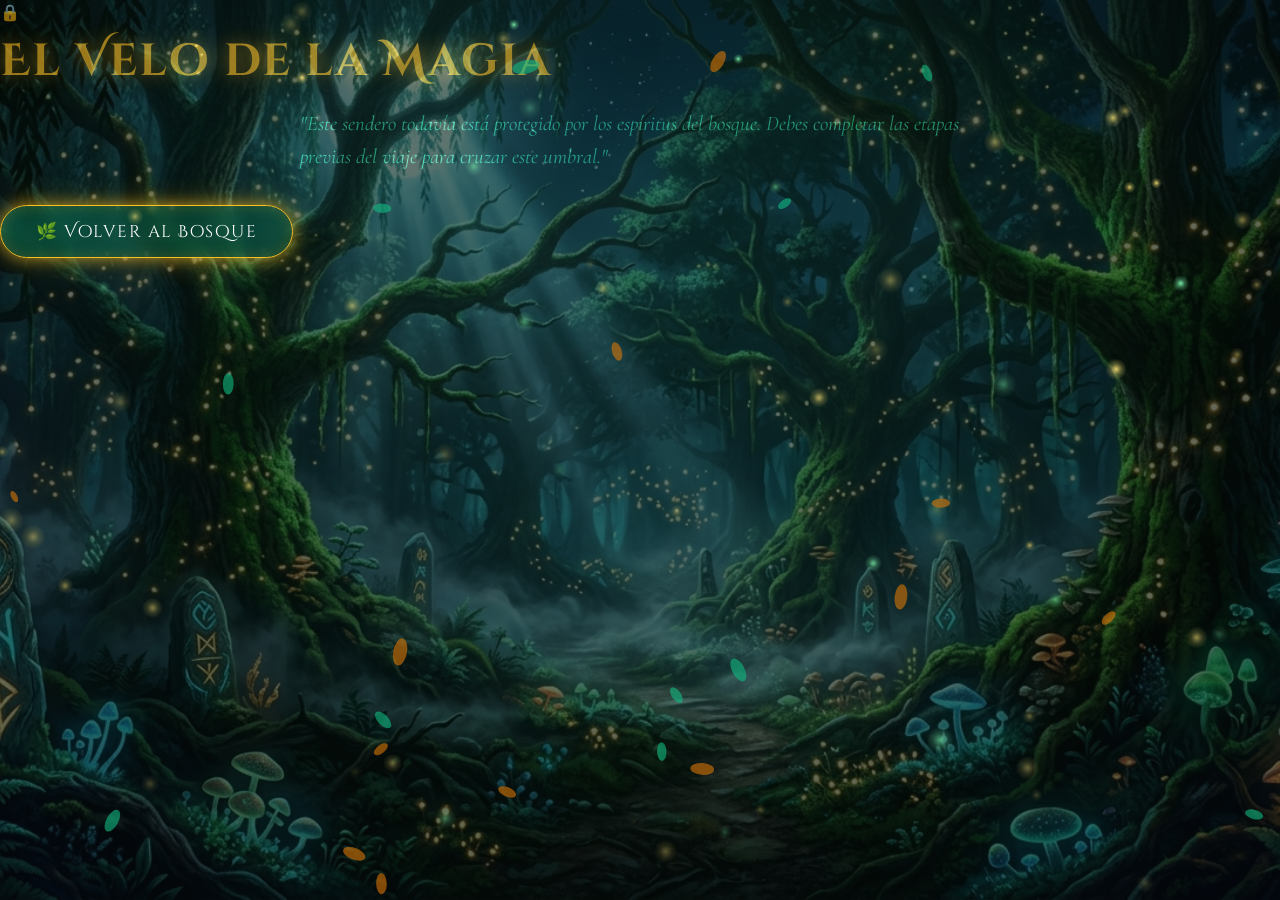
<file: pages/cake.html>
<!DOCTYPE html>
<html lang="es">
<head>
    <meta charset="UTF-8">
    <meta name="viewport" content="width=device-width, initial-scale=1.0">
    <title>🎂 El Ritual del Pastel Élfico — Aethelgard</title>

    <link rel="preconnect" href="https://fonts.googleapis.com">
    <link rel="preconnect" href="https://fonts.gstatic.com" crossorigin>
    <link href="https://fonts.googleapis.com/css2?family=Cinzel+Decorative:wght@700&family=Cinzel:wght@500;700&family=Cormorant+Garamond:ital,wght@0,500;0,700;1,400;1,600&family=Great+Vibes&family=Outfit:wght@300;400;500;600;700&display=swap" rel="stylesheet">

    <link rel="stylesheet" href="../css/main.css">
    <link rel="stylesheet" href="../css/animations.css">
    <link rel="stylesheet" href="../css/pages/cake.css">
    <link rel="stylesheet" href="../css/responsive.css">
</head>
<body>

    <div class="forest-backdrop"></div>
    <canvas id="particles-canvas" class="ambient-canvas"></canvas>
    <div id="cursor-magic-light" class="cursor-light"></div>
    <div class="mystic-fog-layer"></div>

    <header class="hud-controls" aria-label="Controles">
        <div></div>
        <button id="music-toggle" class="music-toggle-btn" aria-label="Música">
            <div class="music-wave-bars"><span></span><span></span><span></span></div>
        </button>
    </header>

    <main class="cake-page-wrapper">
        <h1 class="section-title">🎂 El Manjar de las Hadas 🎂</h1>
        
        <p id="cake-instruction" style="font-family: var(--font-subheading); font-size: 1.3rem; color: var(--color-gold-bright); font-style: italic; margin-bottom: 2rem; max-width: 760px;">
            "Detén la barra de precisión en el centro dorado para apagar las 5 velas de un solo soplido."
        </p>

        <!-- Pastel con las 5 Velas -->
        <div class="elven-cake-scene-box">
            <div class="cake-structure">
                <!-- 5 Velas Élficas -->
                <div class="cake-candles-row" id="candles-container">
                    <div class="cake-candle" id="candle-1">
                        <div class="candle-wick"></div>
                        <div class="candle-flame"></div>
                        <div class="candle-smoke"></div>
                    </div>
                    <div class="cake-candle" id="candle-2">
                        <div class="candle-wick"></div>
                        <div class="candle-flame"></div>
                        <div class="candle-smoke"></div>
                    </div>
                    <div class="cake-candle" id="candle-3">
                        <div class="candle-wick"></div>
                        <div class="candle-flame"></div>
                        <div class="candle-smoke"></div>
                    </div>
                    <div class="cake-candle" id="candle-4">
                        <div class="candle-wick"></div>
                        <div class="candle-flame"></div>
                        <div class="candle-smoke"></div>
                    </div>
                    <div class="cake-candle" id="candle-5">
                        <div class="candle-wick"></div>
                        <div class="candle-flame"></div>
                        <div class="candle-smoke"></div>
                    </div>
                </div>

                <!-- Pisos del Pastel -->
                <div class="cake-tier cake-tier-top"></div>
                <div class="cake-tier cake-tier-bottom"></div>
                <div class="cake-plate"></div>
            </div>
        </div>

        <!-- Barra de Precisión (Skill Check Bar) -->
        <div class="skill-check-wrapper" id="skill-check-box">
            <div class="skill-check-track">
                <!-- Zona Cercana (Parcial) -->
                <div class="skill-zone-near"></div>
                <!-- Zona Perfecta (Centro) -->
                <div class="skill-zone-perfect"></div>
                <!-- Aguja / Indicador móvil -->
                <div class="skill-needle-indicator" id="skill-needle"></div>
            </div>

            <button id="btn-blow" class="btn-blow-candle">
                🌬️ SOPLAR LAS VELAS
            </button>
        </div>

        <!-- Caja de Ritual Completado -->
        <div id="cake-ritual-completion" class="cake-ritual-completion-box">
            <h2 class="section-title" style="color: var(--color-gold-bright); font-size: 2rem; margin-bottom: 1rem;">
                ✨ ¡Has apagado todas las velas! ✨
            </h2>
            <p style="font-family: var(--font-subheading); font-size: 1.35rem; color: var(--color-forest-glow); font-style: italic; margin-bottom: 2rem; line-height: 1.8;">
                "Tu deseo ha sido elevado a las estrellas más altas de Aethelgard. Ahora puedes abrir tu gran regalo."
            </p>
            <button id="open-gift-btn" class="btn-elven" data-goto="letter.html" data-transition="portal-flash" style="font-size: 1.2rem; padding: 1.1rem 2.8rem;">
                💌 ABRIR EL REGALO ➔
            </button>
        </div>
    </main>

    <div id="toast-container" class="toast-container" aria-live="polite"></div>

    <script type="module">
        import { NavigationManager } from "../js/navigation.js";
        import { ForestParticleEngine } from "../js/components/particles.js";
        import { MusicManager } from "../js/components/music.js";
        import { Storage } from "../js/utils/storage.js";
        import { burstSparks } from "../js/utils/dom.js";
        import { playChimeSound, playPortalOpenSound } from "../js/utils/animations.js";
        import { CONFIG } from "../js/config.js";

        document.addEventListener("DOMContentLoaded", () => {
            NavigationManager.checkAccess(Storage.STAGES.PORTAL, "portal.html", Storage.STAGES.CAKE);

            new ForestParticleEngine("particles-canvas");
            new MusicManager(CONFIG);

            const needle = document.getElementById("skill-needle");
            const blowBtn = document.getElementById("btn-blow");
            const instruction = document.getElementById("cake-instruction");
            const skillBox = document.getElementById("skill-check-box");
            const completionBox = document.getElementById("cake-ritual-completion");

            const candles = [
                document.getElementById("candle-1"),
                document.getElementById("candle-2"),
                document.getElementById("candle-3"),
                document.getElementById("candle-4"),
                document.getElementById("candle-5")
            ];

            let needlePos = 0; // 0 a 100 (%)
            let speed = 1.35; // velocidad de oscilación
            let direction = 1; // 1 = der, -1 = izq
            let isRunning = true;
            let isCompleted = false;

            // Loop de animación de la aguja
            function updateNeedle() {
                if (isRunning && !isCompleted) {
                    needlePos += speed * direction;

                    if (needlePos >= 100) {
                        needlePos = 100;
                        direction = -1;
                    } else if (needlePos <= 0) {
                        needlePos = 0;
                        direction = 1;
                    }

                    needle.style.left = `${needlePos}%`;
                }

                if (!isCompleted) {
                    requestAnimationFrame(updateNeedle);
                }
            }

            requestAnimationFrame(updateNeedle);

            // Apagar velas según cantidad
            function extinguishCandles(count) {
                candles.forEach((candle, idx) => {
                    const flame = candle.querySelector(".candle-flame");
                    const smoke = candle.querySelector(".candle-smoke");

                    if (idx < count) {
                        flame.classList.add("extinguished");
                        smoke.classList.add("rising");
                    } else {
                        flame.classList.remove("extinguished");
                        smoke.classList.remove("rising");
                    }
                });
            }

            // Reencender todas las velas
            function relightAllCandles() {
                candles.forEach(candle => {
                    const flame = candle.querySelector(".candle-flame");
                    const smoke = candle.querySelector(".candle-smoke");
                    flame.classList.remove("extinguished");
                    smoke.classList.remove("rising");
                });
            }

            // Al hacer clic en Soplar
            blowBtn?.addEventListener("click", () => {
                if (!isRunning || isCompleted) return;

                isRunning = false;
                blowBtn.disabled = true;

                // Calcular distancia al centro perfecto (50%)
                const currentPos = needlePos;
                const distanceToCenter = Math.abs(currentPos - 50);

                let candlesExtinguished = 0;

                if (distanceToCenter <= 5.5) {
                    // ¡ZONA PERFECTA! Apaga las 5
                    candlesExtinguished = 5;
                } else if (distanceToCenter <= 14) {
                    // Zona muy cercana: Apaga 4
                    candlesExtinguished = 4;
                } else if (distanceToCenter <= 26) {
                    // Zona media: Apaga 2
                    candlesExtinguished = 2;
                } else {
                    // Muy lejos: Apaga 1
                    candlesExtinguished = 1;
                }

                extinguishCandles(candlesExtinguished);

                if (candlesExtinguished === 5) {
                    // ¡ÉXITO TOTAL!
                    isCompleted = true;
                    playPortalOpenSound();
                    document.body.classList.add("ritual-complete-darkness");
                    burstSparks(window.innerWidth / 2, window.innerHeight / 2, 60, ["#ffffff", "#fef08a", "#fbbf24", "#10b981"]);

                    instruction.innerHTML = `<span style="color: var(--color-gold-bright);">✨ ¡Soplido perfecto! Has apagado las 5 velas del bosque.</span>`;
                    skillBox.style.display = "none";

                    setTimeout(() => {
                        completionBox.classList.add("visible");
                    }, 800);
                } else {
                    // FALLO PARCIAL: Mensaje y reinicio
                    playChimeSound(280, 0.6, "sawtooth");
                    burstSparks(window.innerWidth / 2, window.innerHeight * 0.45, 15, ["#94a3b8", "#cbd5e1"]);

                    instruction.innerHTML = `
                        <span style="color: #f87171;">
                            💨 ¡Apagaste ${candlesExtinguished} de 5 velas! Inténtalo de nuevo, sopla más fuerte y con más precisión...
                        </span>
                    `;

                    // Reencendido y reinicio de la barra tras 1.8 segundos
                    setTimeout(() => {
                        relightAllCandles();
                        playChimeSound(600, 0.5, "sine");
                        instruction.textContent = "Detén la barra de precisión en el centro dorado para apagar las 5 velas de un solo soplido.";
                        isRunning = true;
                        blowBtn.disabled = false;
                    }, 1800);
                }
            });

            // Al hacer clic en abrir regalo
            document.getElementById("open-gift-btn")?.addEventListener("click", () => {
                Storage.setStage(Storage.STAGES.CAKE, "true");
                Storage.setStage(Storage.STAGES.LETTER, "true");
            });

            NavigationManager.initLinks();
        });
    </script>
</body>
</html>
</file>
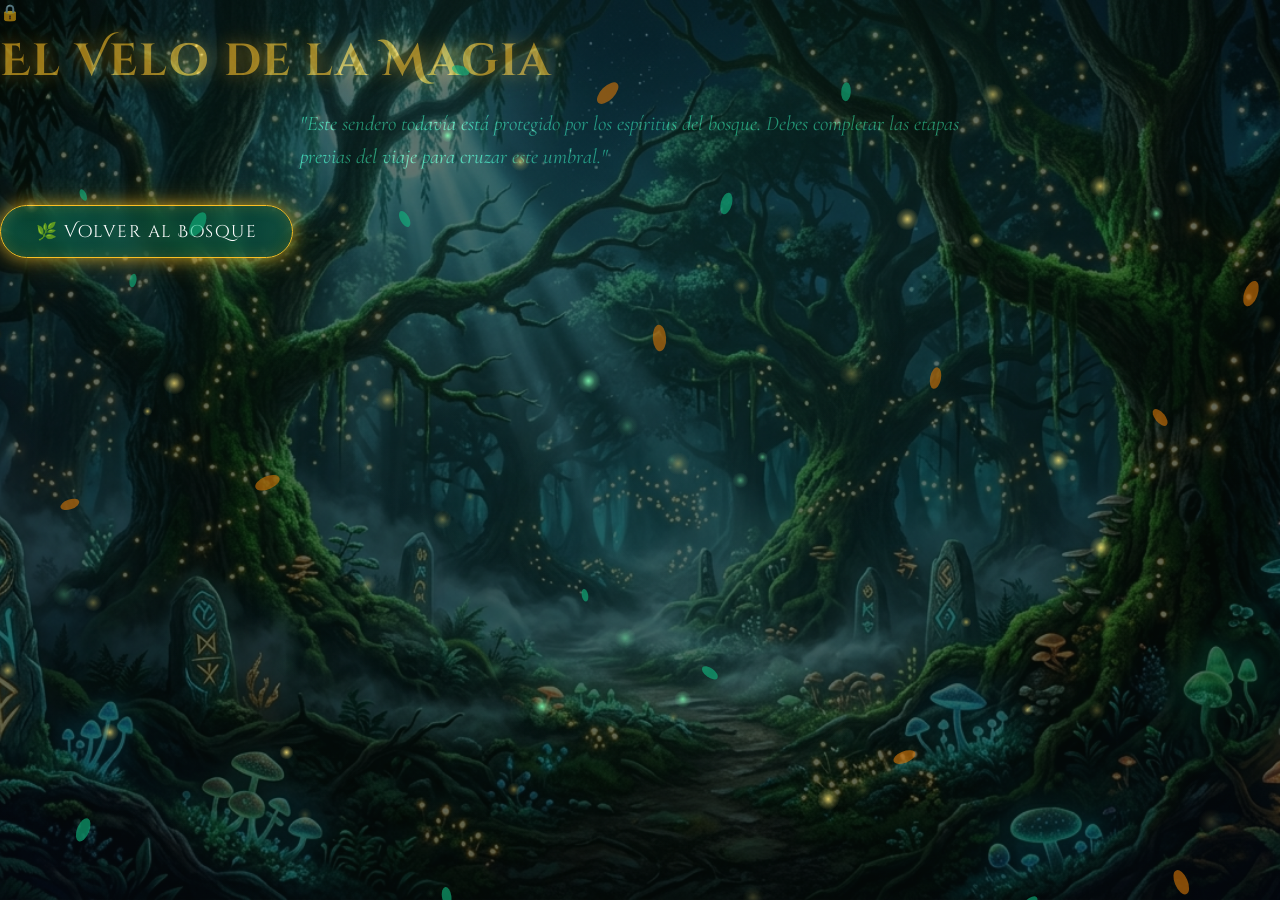
<file: pages/fairy.html>
<!DOCTYPE html>
<html lang="es">
<head>
    <meta charset="UTF-8">
    <meta name="viewport" content="width=device-width, initial-scale=1.0">
    <title>🧝‍♀️ El Juicio de la Guardiana — Aethelgard</title>

    <link rel="preconnect" href="https://fonts.googleapis.com">
    <link rel="preconnect" href="https://fonts.gstatic.com" crossorigin>
    <link href="https://fonts.googleapis.com/css2?family=Cinzel+Decorative:wght@700&family=Cinzel:wght@500;700&family=Cormorant+Garamond:ital,wght@0,500;0,700;1,400;1,600&family=Great+Vibes&family=Outfit:wght@300;400;500;600;700&display=swap" rel="stylesheet">

    <link rel="stylesheet" href="../css/main.css">
    <link rel="stylesheet" href="../css/animations.css">
    <link rel="stylesheet" href="../css/pages/fairy.css">
    <link rel="stylesheet" href="../css/responsive.css">
</head>
<body>

    <div class="forest-backdrop"></div>
    <canvas id="particles-canvas" class="ambient-canvas"></canvas>
    <div id="cursor-magic-light" class="cursor-light"></div>
    <div class="mystic-fog-layer"></div>

    <header class="hud-controls" aria-label="Controles">
        <div></div>
        <button id="music-toggle" class="music-toggle-btn" aria-label="Música">
            <div class="music-wave-bars"><span></span><span></span><span></span></div>
        </button>
    </header>

    <main class="fairy-encounter-wrapper">
        <h1 class="section-title" style="margin-bottom: 1.2rem;">🧝‍♀️ El Juicio de la Guardiana 🧝‍♀️</h1>

        <!-- Fila de las 4 Gemas de Poder -->
        <div class="fairy-gems-row">
            <div class="fairy-power-gem" id="gem-1" title="Primera Gema de Sabiduría">💎</div>
            <div class="fairy-power-gem" id="gem-2" title="Segunda Gema de Luz">💎</div>
            <div class="fairy-power-gem" id="gem-3" title="Tercera Gema de Tiempo">💎</div>
            <div class="fairy-power-gem" id="gem-4" title="Cuarta Gema de Celebración">💎</div>
        </div>

        <!-- Diálogo de la Elfa -->
        <div class="fairy-dialogue-box">
            <p id="fairy-dialogue" class="fairy-speech-text">
                "Has seguido a mi luciérnaga hasta aquí... Pero antes de confiarte el sendero sagrado, debes superar mis cuatro enigmas. Si fallas uno solo, la niebla borrará tus pasos y volverás al inicio."
            </p>
        </div>

        <!-- Tarjeta Interactiva del Juicio -->
        <div class="trial-card-container" id="trial-card">
            <h3 class="trial-question-title" id="trial-step-label">✨ Enigma I de IV</h3>
            <p class="trial-riddle-quote" id="trial-question-text">
                Cargando enigma...
            </p>

            <div class="trial-options-grid" id="trial-options-container">
                <!-- Opciones generadas dinámicamente -->
            </div>
        </div>

        <!-- Botón de éxito final al completar las 4 gemas -->
        <div class="trial-completion-box" id="trial-completion-box">
            <button class="btn-elven pulse-glow" data-goto="path.html" data-transition="fade" style="font-size: 1.15rem; padding: 1.1rem 2.8rem;">
                🍃 Avanzar al Sendero de las Maravillas ➔
            </button>
        </div>
    </main>

    <div id="toast-container" class="toast-container" aria-live="polite"></div>

    <script type="module">
        import { NavigationManager } from "../js/navigation.js";
        import { ForestParticleEngine } from "../js/components/particles.js";
        import { MusicManager } from "../js/components/music.js";
        import { Storage } from "../js/utils/storage.js";
        import { burstSparks } from "../js/utils/dom.js";
        import { playChimeSound, playPortalOpenSound } from "../js/utils/animations.js";
        import { CONFIG } from "../js/config.js";

        document.addEventListener("DOMContentLoaded", () => {
            NavigationManager.checkAccess(Storage.STAGES.FOREST, "forest.html", Storage.STAGES.FAIRY);

            new ForestParticleEngine("particles-canvas");
            new MusicManager(CONFIG);

            const recipientName = CONFIG.nombre || "Xiaruno";

            // Los 4 Enigmas del Juicio (Trivia Especial)
            const TRIALS = [
                {
                    title: "✨ Enigma I de IV — El Protagonista Compartido",
                    question: "«Soy el protagonista que sobrevivió al terror de Louisiana y regresé para enfrentar nuevos horrores en un pueblo europeo. Mi historia conecta ambos juegos, aunque mi edad avanzó entre ellos. ¿Quién soy?»",
                    options: [
                        { text: "Chris Redfield", correct: false },
                        { text: "Leon S. Kennedy", correct: false },
                        { text: "Ethan Winters", correct: true },
                        { text: "Albert Wesker", correct: false }
                    ],
                    reaction: `"¡Exacto! Ethan Winters, quien lo arriesgó todo por su familia."`
                },
                {
                    title: "✨ Enigma II de IV — La Antagonista Oculta",
                    question: "«En Resident Evil 7, parecía solo una niña inocente rescatada, pero en realidad era la fuente de todos los horrores. Controlaba a la familia Baker con mi poder biológico. ¿Qué personaje es?»",
                    options: [
                        { text: "Mia Winters", correct: false },
                        { text: "Eveline", correct: true },
                        { text: "Zoe Baker", correct: false },
                        { text: "Marguerite Baker", correct: false }
                    ],
                    reaction: `"Sabia respuesta. Eveline (E-001), el origen de la pesadilla biológica."`
                },
                {
                    title: "✨ Enigma III de IV — El Sacrificio Revelador",
                    question: "«Mi historia culmina en Resident Evil 8 con un twist impactante: en realidad había muerto al comienzo de Resident Evil 7 y sobreviví como un mutante. Mi final implicó explotarme junto a la Megamiceta para salvar a mi familia. ¿De quién hablo?»",
                    options: [
                        { text: "Karl Heisenberg", correct: false },
                        { text: "Ethan Winters", correct: true },
                        { text: "Chris Redfield", correct: false },
                        { text: "Mother Miranda", correct: false }
                    ],
                    reaction: `"Impresionante. El sacrificio final de Ethan nunca será olvidado."`
                },
                {
                    title: "✨ Enigma IV de IV — El Escuadrón Misterioso",
                    question: "«Liderados por un personaje legendario de la saga, este equipo de élite aparece en Resident Evil 8 y tiene un papel crucial en los eventos del juego. Su líder es Chris Redfield. ¿Cómo se llama este escuadrón?»",
                    options: [
                        { text: "S.T.A.R.S.", correct: false },
                        { text: "U.B.C.S.", correct: false },
                        { text: "Hound Wolf", correct: true },
                        { text: "Delta Force", correct: false }
                    ],
                    reaction: `"¡Correcto! El legendario escuadrón Hound Wolf de Chris Redfield."`
                }
            ];

            let currentTrialIndex = 0;
            let isComplete = false;

            const dialogueEl = document.getElementById("fairy-dialogue");
            const trialCard = document.getElementById("trial-card");
            const stepLabel = document.getElementById("trial-step-label");
            const questionText = document.getElementById("trial-question-text");
            const optionsContainer = document.getElementById("trial-options-container");
            const completionBox = document.getElementById("trial-completion-box");

            function renderCurrentTrial() {
                if (currentTrialIndex >= TRIALS.length) {
                    completeTrial();
                    return;
                }

                const trial = TRIALS[currentTrialIndex];
                stepLabel.textContent = trial.title;
                questionText.textContent = trial.question;

                optionsContainer.innerHTML = "";
                const letters = ["A", "B", "C", "D"];

                trial.options.forEach((opt, idx) => {
                    const btn = document.createElement("button");
                    btn.className = "trial-option-btn";
                    btn.innerHTML = `
                        <span class="trial-option-badge">${letters[idx]}</span>
                        <span>${opt.text}</span>
                    `;

                    btn.addEventListener("click", (e) => {
                        handleChoice(opt.correct, trial.reaction, e);
                    });

                    optionsContainer.appendChild(btn);
                });
            }

            function handleChoice(isCorrect, reactionText, event) {
                if (isComplete) return;

                if (isCorrect) {
                    // Acierto: Encender gema actual
                    const gem = document.getElementById(`gem-${currentTrialIndex + 1}`);
                    if (gem) gem.classList.add("lit");

                    burstSparks(event.clientX, event.clientY, 30, ["#67e8f9", "#fbbf24", "#ffffff", "#10b981"]);
                    playChimeSound(523 + currentTrialIndex * 120, 1.2, "sine");

                    dialogueEl.textContent = reactionText;

                    currentTrialIndex++;
                    setTimeout(() => {
                        renderCurrentTrial();
                    }, 1200);
                } else {
                    // ERROR: Reiniciar todo desde la primera pregunta
                    trialCard.classList.add("shake-trial");
                    playChimeSound(240, 0.7, "sawtooth");

                    // Apagar todas las gemas
                    for (let i = 1; i <= TRIALS.length; i++) {
                        document.getElementById(`gem-${i}`)?.classList.remove("lit");
                    }

                    currentTrialIndex = 0; // Vuelve al inicio

                    dialogueEl.innerHTML = `
                        <span style="color: #f87171;">
                            "La armonía se ha quebrado... La niebla borra tus pasos y debes iniciar el juicio desde el primer enigma."
                        </span>
                    `;

                    setTimeout(() => {
                        trialCard.classList.remove("shake-trial");
                        renderCurrentTrial();
                    }, 1000);
                }
            }

            function completeTrial() {
                isComplete = true;
                Storage.setStage(Storage.STAGES.FAIRY, "true");
                trialCard.style.display = "none";
                playPortalOpenSound();
                burstSparks(window.innerWidth / 2, window.innerHeight / 2, 50, ["#ffffff", "#67e8f9", "#fbbf24", "#10b981"]);

                dialogueEl.innerHTML = `
                    <span style="color: var(--color-gold-bright); font-size: 1.35rem;">
                        ✨ ¡Has superado los cuatro enigmas de la Guardiana!
                    </span><br>
                    "Has demostrado sabiduría, nobleza y luz. El Sendero de las Maravillas ahora se abre ante ti."
                `;

                completionBox.style.display = "block";
            }

            renderCurrentTrial();
            NavigationManager.initLinks();
        });
    </script>
</body>
</html>
</file>
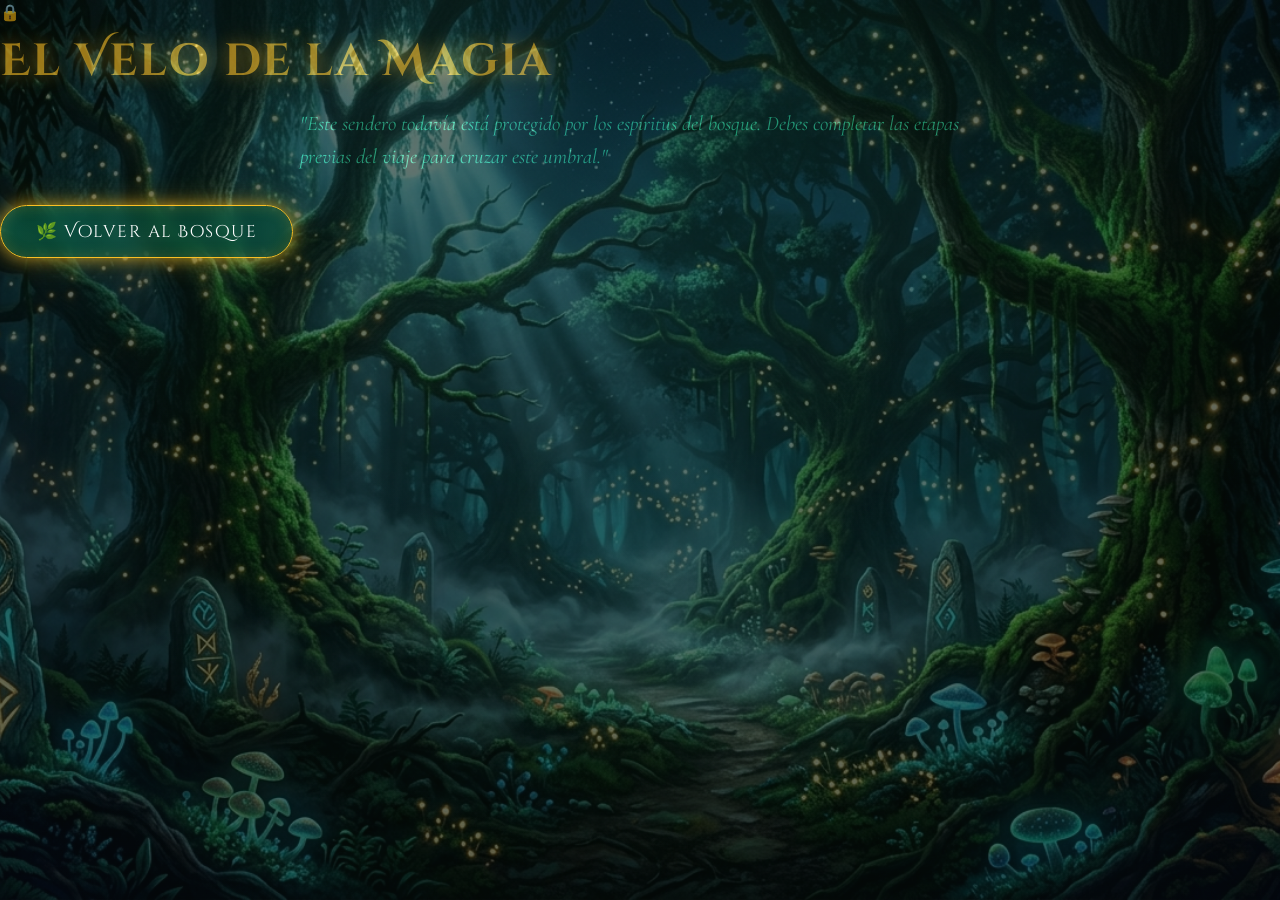
<file: pages/letter.html>
<!DOCTYPE html>
<html lang="es">
<head>
    <meta charset="UTF-8">
    <meta name="viewport" content="width=device-width, initial-scale=1.0">
    <title>💌 La Carta Élfica — Aethelgard</title>

    <link rel="preconnect" href="https://fonts.googleapis.com">
    <link rel="preconnect" href="https://fonts.gstatic.com" crossorigin>
    <link href="https://fonts.googleapis.com/css2?family=Cinzel+Decorative:wght@700&family=Cinzel:wght@500;700&family=Cormorant+Garamond:ital,wght@0,500;0,700;1,400;1,600&family=Great+Vibes&family=Outfit:wght@300;400;500;600;700&display=swap" rel="stylesheet">

    <link rel="stylesheet" href="../css/main.css">
    <link rel="stylesheet" href="../css/animations.css">
    <link rel="stylesheet" href="../css/pages/letter.css">
    <link rel="stylesheet" href="../css/responsive.css">
</head>
<body>

    <div class="forest-backdrop"></div>
    <canvas id="particles-canvas" class="ambient-canvas"></canvas>
    <div id="cursor-magic-light" class="cursor-light"></div>
    <div class="mystic-fog-layer"></div>

    <header class="hud-controls" aria-label="Controles">
        <div></div>
        <button id="music-toggle" class="music-toggle-btn" aria-label="Música">
            <div class="music-wave-bars"><span></span><span></span><span></span></div>
        </button>
    </header>

    <main class="letter-reward-page-wrapper">
        <article class="parchment-reward-card">
            <h1 id="letter-title" class="parchment-title-main">🌿 Feliz Cumpleaños, Xiaruno 🌿</h1>
            <p class="parchment-subtitle-main">Un mensaje escrito con rocío estelar y bendiciones del bosque anciano</p>

            <div id="letter-body" class="letter-full-text-body">
                <p>
                    Hoy el bosque entero celebra tu existencia. Las copas de los robles milenarios danzan al compás de una brisa cálida y los arroyos cantan la melodía más hermosa en tu honor.
                </p>
                <p>
                    Has recorrido los senderos de la magia, despertado las runas ancestrales y confiado tus deseos a las estrellas. Que este nuevo ciclo que comienza esté colmado de aventuras extraordinarias, salud inquebrantable, amor sincero y esa luz radiante que solo tú sabes llevar a quienes te rodean.
                </p>
                <p>
                    Recuerda que, sin importar a dónde te lleven tus pasos en este mundo, siempre habrá un pequeño rincón mágico esperándote en este bosque.
                </p>
            </div>

            <div class="letter-final-signature">
                Con todo mi cariño y admiración,<br>
                <strong style="color: var(--color-gold-bright); font-family: var(--font-heading); font-size: 1.5rem; letter-spacing: 1.5px;">— Rygogamer</strong>
            </div>

            <div class="letter-postscript">
                <span class="ps-label">P.D.:</span> Si me acuerdo te doy 5 subs en el siguiente directo <em>"depende de si ya está el canje de mover las chichis"</em> 🤭✨
            </div>
        </article>

        <div style="margin-top: 3rem;">
            <button id="restart-adventure-btn" class="btn-nav-secondary">
                🌿 Revivir la Aventura Élfica desde el Inicio
            </button>
        </div>
    </main>

    <div id="toast-container" class="toast-container" aria-live="polite"></div>

    <script type="module">
        import { NavigationManager } from "../js/navigation.js";
        import { ForestParticleEngine } from "../js/components/particles.js";
        import { MusicManager } from "../js/components/music.js";
        import { Storage } from "../js/utils/storage.js";
        import { launchElvenConfetti } from "../js/utils/animations.js";
        import { CONFIG } from "../js/config.js";

        document.addEventListener("DOMContentLoaded", () => {
            // Protección estricta: debe haber completado la torta
            const hasAccess = NavigationManager.checkAccess(Storage.STAGES.CAKE, "cake.html", Storage.STAGES.LETTER);
            if (!hasAccess) return;

            new ForestParticleEngine("particles-canvas");
            new MusicManager(CONFIG);

            // Personalizar nombre
            const titleEl = document.getElementById("letter-title");
            if (titleEl && CONFIG.nombre) {
                titleEl.textContent = `🌿 Feliz Cumpleaños, ${CONFIG.nombre} 🌿`;
            }

            // Confeti de bienvenida a la carta
            launchElvenConfetti();

            // Reiniciar aventura
            document.getElementById("restart-adventure-btn")?.addEventListener("click", () => {
                Storage.resetAll();
                window.location.href = "../index.html";
            });

            NavigationManager.initLinks();
        });
    </script>
</body>
</html>
</file>
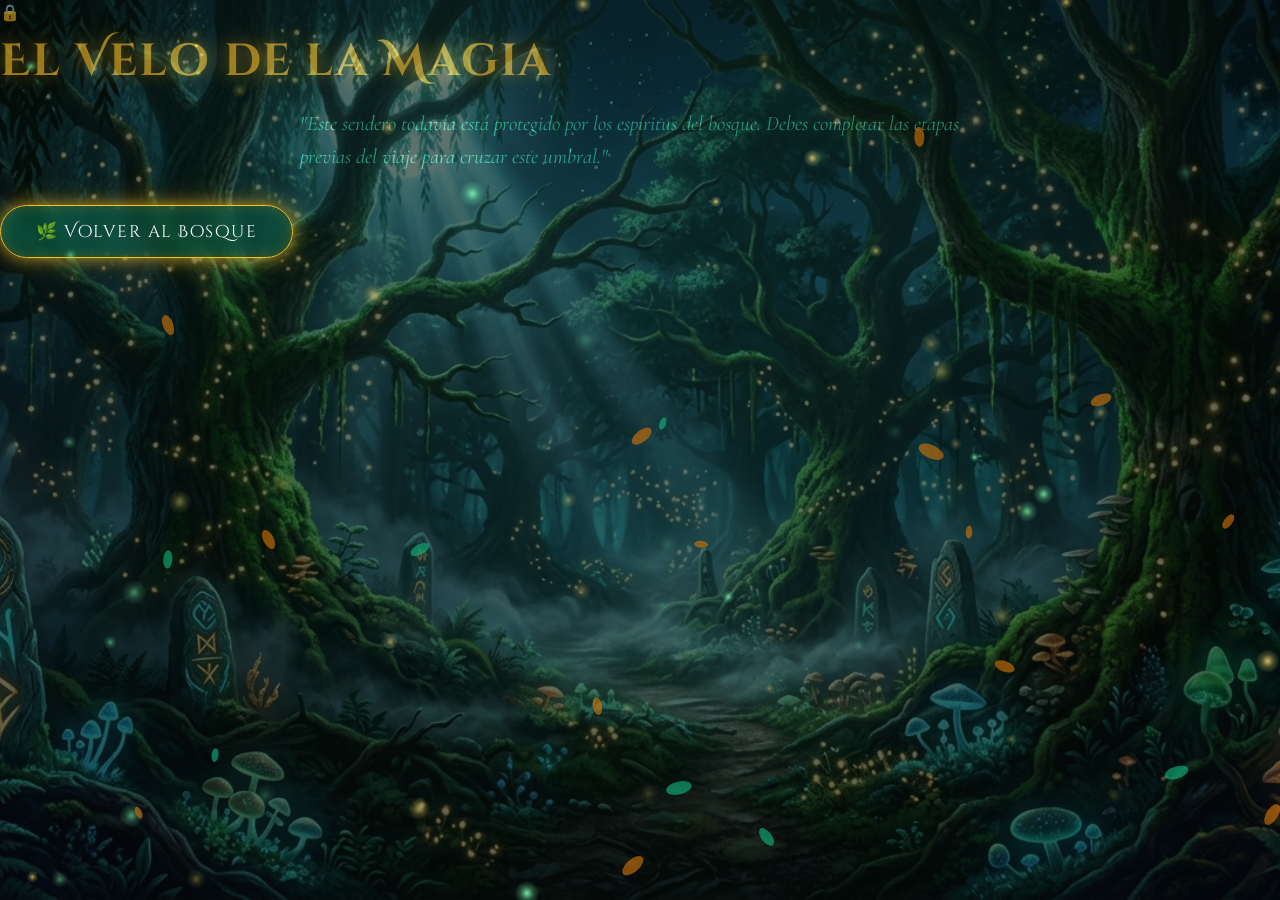
<file: pages/path.html>
<!DOCTYPE html>
<html lang="es">
<head>
    <meta charset="UTF-8">
    <meta name="viewport" content="width=device-width, initial-scale=1.0">
    <title>🍃 El Sendero Mágico — Aethelgard</title>

    <link rel="preconnect" href="https://fonts.googleapis.com">
    <link rel="preconnect" href="https://fonts.gstatic.com" crossorigin>
    <link href="https://fonts.googleapis.com/css2?family=Cinzel+Decorative:wght@700&family=Cinzel:wght@500;700&family=Cormorant+Garamond:ital,wght@0,500;0,700;1,400;1,600&family=Great+Vibes&family=Outfit:wght@300;400;500;600;700&display=swap" rel="stylesheet">

    <link rel="stylesheet" href="../css/main.css">
    <link rel="stylesheet" href="../css/animations.css">
    <link rel="stylesheet" href="../css/pages/path.css">
    <link rel="stylesheet" href="../css/responsive.css">
</head>
<body>

    <div class="forest-backdrop"></div>
    <canvas id="particles-canvas" class="ambient-canvas"></canvas>
    <div id="cursor-magic-light" class="cursor-light"></div>
    <div class="mystic-fog-layer"></div>

    <header class="hud-controls" aria-label="Controles">
        <div></div>
        <button id="music-toggle" class="music-toggle-btn" aria-label="Música">
            <div class="music-wave-bars"><span></span><span></span><span></span></div>
        </button>
    </header>

    <main class="path-adventure-wrapper">
        <h1 class="section-title">🍃 El Enigma del Sendero Élfico 🍃</h1>
        
        <!-- Acertijo Élfico de los Diez Secretos -->
        <div class="elven-riddle-card">
            <p class="riddle-intro-verse">
                «Diez secretos duermen bajo el susurro de los árboles,<br>
                pero solo cinco guardan la senda hacia lo desconocido.»
            </p>
            <div class="riddle-single-poem">
                <p>
                    Uno despierta con la llegada de la primavera<br>
                    y viste de colores aquello que toca.<br>
                    Otro danza sin rumbo entre aromas y pétalos,<br>
                    ligero como un suspiro llevado por el viento.
                </p>
                <p style="margin-top: 0.8rem;">
                    Más profundo yace aquello que la tierra esconde,<br>
                    nacido en silencio y capaz de guardar la luz en su interior.<br>
                    Cerca de la humedad crece un pequeño habitante,<br>
                    silencioso, curioso y coronado por su peculiar sombrero.
                </p>
                <p style="margin-top: 0.8rem;">
                    Y al final espera una señal de tiempos antiguos,<br>
                    un lenguaje sin voz trazado para quienes saben observar.
                </p>
            </div>
        </div>

        <div class="path-trail-container" id="path-arena">
            <span class="trail-hint" id="path-hint-label">🌿 Toca los elementos en el orden de la historia...</span>

            <!-- 10 Elementos con Nombres Simples y Claros -->
            <!-- 1. Flor (Paso 1) -->
            <div class="path-interact-item path-item-flower" id="item-flower" title="Flor">🌸</div>

            <!-- 2. Mariposa (Paso 2) -->
            <div class="path-interact-item path-item-butterfly" id="item-butterfly" title="Mariposa">🦋</div>

            <!-- 3. Cristal (Paso 3) -->
            <div class="path-interact-item path-item-crystal" id="item-crystal" title="Cristal">💎</div>

            <!-- 4. Seta (Paso 4) -->
            <div class="path-interact-item path-item-mushroom" id="item-mushroom" title="Seta">🍄</div>

            <!-- 5. Runa (Paso 5) -->
            <div class="path-interact-item path-item-rune" id="item-rune" title="Runa">ᛗ</div>

            <!-- Otros 5 Elementos Simples -->
            <div class="path-interact-item path-item-leaf" id="item-leaf" title="Hoja">🍃</div>
            <div class="path-interact-item path-item-dew" id="item-dew" title="Gota">💧</div>
            <div class="path-interact-item path-item-moonstone" id="item-moonstone" title="Luna">🌙</div>
            <div class="path-interact-item path-item-quill" id="item-quill" title="Pluma">🪶</div>
            <div class="path-interact-item path-item-seed" id="item-seed" title="Semilla">🌰</div>
        </div>

        <!-- Indicador de Progreso -->
        <p id="path-sequence-status" class="path-status-text">
            Progreso: <span id="path-step-text" style="color: var(--color-gold-bright);">Esperando inicio (0/5)</span>
        </p>

        <!-- Botón del Portal -->
        <div id="path-portal-unlocked-btn" class="path-completion-action" style="display: none;">
            <button class="btn-elven pulse-glow" data-goto="portal.html" data-transition="portal-flash">
                🚪 Cruzar el Sendero Revelado ➔
            </button>
        </div>
    </main>

    <div id="toast-container" class="toast-container" aria-live="polite"></div>

    <script type="module">
        import { NavigationManager } from "../js/navigation.js";
        import { ForestParticleEngine } from "../js/components/particles.js";
        import { MusicManager } from "../js/components/music.js";
        import { Storage } from "../js/utils/storage.js";
        import { burstSparks } from "../js/utils/dom.js";
        import { playChimeSound, playPortalOpenSound } from "../js/utils/animations.js";
        import { CONFIG } from "../js/config.js";

        document.addEventListener("DOMContentLoaded", () => {
            NavigationManager.checkAccess(Storage.STAGES.FAIRY, "fairy.html", Storage.STAGES.PATH);

            new ForestParticleEngine("particles-canvas");
            new MusicManager(CONFIG);

            // ==========================================
            // SECUENCIA: Flor -> Mariposa -> Cristal -> Seta -> Runa
            // ==========================================
            let currentStep = 0;

            const flowerEl = document.getElementById("item-flower");
            const butterflyEl = document.getElementById("item-butterfly");
            const crystalEl = document.getElementById("item-crystal");
            const mushroomEl = document.getElementById("item-mushroom");
            const runeEl = document.getElementById("item-rune");

            const otherItems = [
                document.getElementById("item-leaf"),
                document.getElementById("item-dew"),
                document.getElementById("item-moonstone"),
                document.getElementById("item-quill"),
                document.getElementById("item-seed")
            ];

            const stepText = document.getElementById("path-step-text");
            const hintLabel = document.getElementById("path-hint-label");
            const unlockButtonBox = document.getElementById("path-portal-unlocked-btn");
            const arena = document.getElementById("path-arena");

            function resetPuzzle(reasonMsg) {
                currentStep = 0;
                [flowerEl, butterflyEl, crystalEl, mushroomEl, runeEl].forEach(el => {
                    el?.classList.remove("step-activated");
                });

                if (arena) {
                    arena.classList.add("puzzle-shake");
                    setTimeout(() => arena.classList.remove("puzzle-shake"), 500);
                }

                playChimeSound(240, 0.7, "sawtooth");
                if (stepText) stepText.textContent = reasonMsg;
                if (hintLabel) hintLabel.textContent = "🌿 Orden incorrecto... Lee el enigma y vuelve a empezar.";
            }

            // 1. Flor (🌸)
            flowerEl?.addEventListener("click", (e) => {
                if (currentStep === 0) {
                    currentStep = 1;
                    flowerEl.classList.add("step-activated");
                    burstSparks(e.clientX, e.clientY, 20, ["#f472b6", "#ffffff"]);
                    playChimeSound(523.25, 1.0, "sine");
                    if (stepText) stepText.textContent = "🌸 Flor activada (1/5)";
                    if (hintLabel) hintLabel.textContent = "✨ Sigue la historia: busca la mariposa...";
                } else if (currentStep === 1) {
                    playChimeSound(523.25, 0.5, "sine");
                } else {
                    resetPuzzle("Ese no era el paso siguiente... reiniciando.");
                }
            });

            // 2. Mariposa (🦋)
            butterflyEl?.addEventListener("click", (e) => {
                if (currentStep === 1) {
                    currentStep = 2;
                    butterflyEl.classList.add("step-activated");
                    burstSparks(e.clientX, e.clientY, 20, ["#67e8f9", "#ffffff"]);
                    playChimeSound(587.33, 1.0, "sine");
                    if (stepText) stepText.textContent = "🦋 Mariposa activada (2/5)";
                    if (hintLabel) hintLabel.textContent = "✨ Sigue la historia: busca el cristal...";
                } else if (currentStep === 2) {
                    playChimeSound(587.33, 0.5, "sine");
                } else {
                    resetPuzzle("Ese no era el paso siguiente... reiniciando.");
                }
            });

            // 3. Cristal (💎)
            crystalEl?.addEventListener("click", (e) => {
                if (currentStep === 2) {
                    currentStep = 3;
                    crystalEl.classList.add("step-activated");
                    burstSparks(e.clientX, e.clientY, 20, ["#93c5fd", "#c084fc", "#ffffff"]);
                    playChimeSound(659.25, 1.0, "sine");
                    if (stepText) stepText.textContent = "💎 Cristal activado (3/5)";
                    if (hintLabel) hintLabel.textContent = "✨ Sigue la historia: busca la seta...";
                } else if (currentStep === 3) {
                    playChimeSound(659.25, 0.5, "sine");
                } else {
                    resetPuzzle("Ese no era el paso siguiente... reiniciando.");
                }
            });

            // 4. Seta (🍄)
            mushroomEl?.addEventListener("click", (e) => {
                if (currentStep === 3) {
                    currentStep = 4;
                    mushroomEl.classList.add("step-activated");
                    burstSparks(e.clientX, e.clientY, 25, ["#34d399", "#10b981", "#ffffff"]);
                    playChimeSound(739.99, 1.0, "sine");
                    if (stepText) stepText.textContent = "🍄 Seta activada (4/5)";
                    if (hintLabel) hintLabel.textContent = "✨ Finalmente: busca la runa...";
                } else if (currentStep === 4) {
                    playChimeSound(739.99, 0.5, "sine");
                } else {
                    resetPuzzle("Ese no era el paso siguiente... reiniciando.");
                }
            });

            // 5. Runa (ᛗ)
            runeEl?.addEventListener("click", (e) => {
                if (currentStep === 4) {
                    currentStep = 5;
                    runeEl.classList.add("step-activated");
                    burstSparks(e.clientX, e.clientY, 35, ["#fbbf24", "#10b981", "#ffffff"]);
                    playPortalOpenSound();

                    if (stepText) stepText.textContent = "ᛗ Runa activada (5/5) — ¡Sendero completado!";
                    if (hintLabel) hintLabel.textContent = "🌟 ¡El sendero sagrado hacia el portal se ha revelado!";

                    if (unlockButtonBox) {
                        unlockButtonBox.style.display = "block";
                        unlockButtonBox.classList.add("fadeInUp");
                    }
                } else if (currentStep === 5) {
                    playChimeSound(880, 0.5, "sine");
                } else {
                    resetPuzzle("La runa solo responde al final... completa los pasos previos.");
                }
            });

            // Distractores
            otherItems.forEach(item => {
                item?.addEventListener("click", (e) => {
                    burstSparks(e.clientX, e.clientY, 15, ["#fbbf24", "#ffffff"]);
                    playChimeSound(320, 0.6, "triangle");
                    if (currentStep !== 5) {
                        resetPuzzle("Ese elemento no forma parte de la historia...");
                    }
                });
            });

            NavigationManager.initLinks();
        });
    </script>
</body>
</html>
</file>
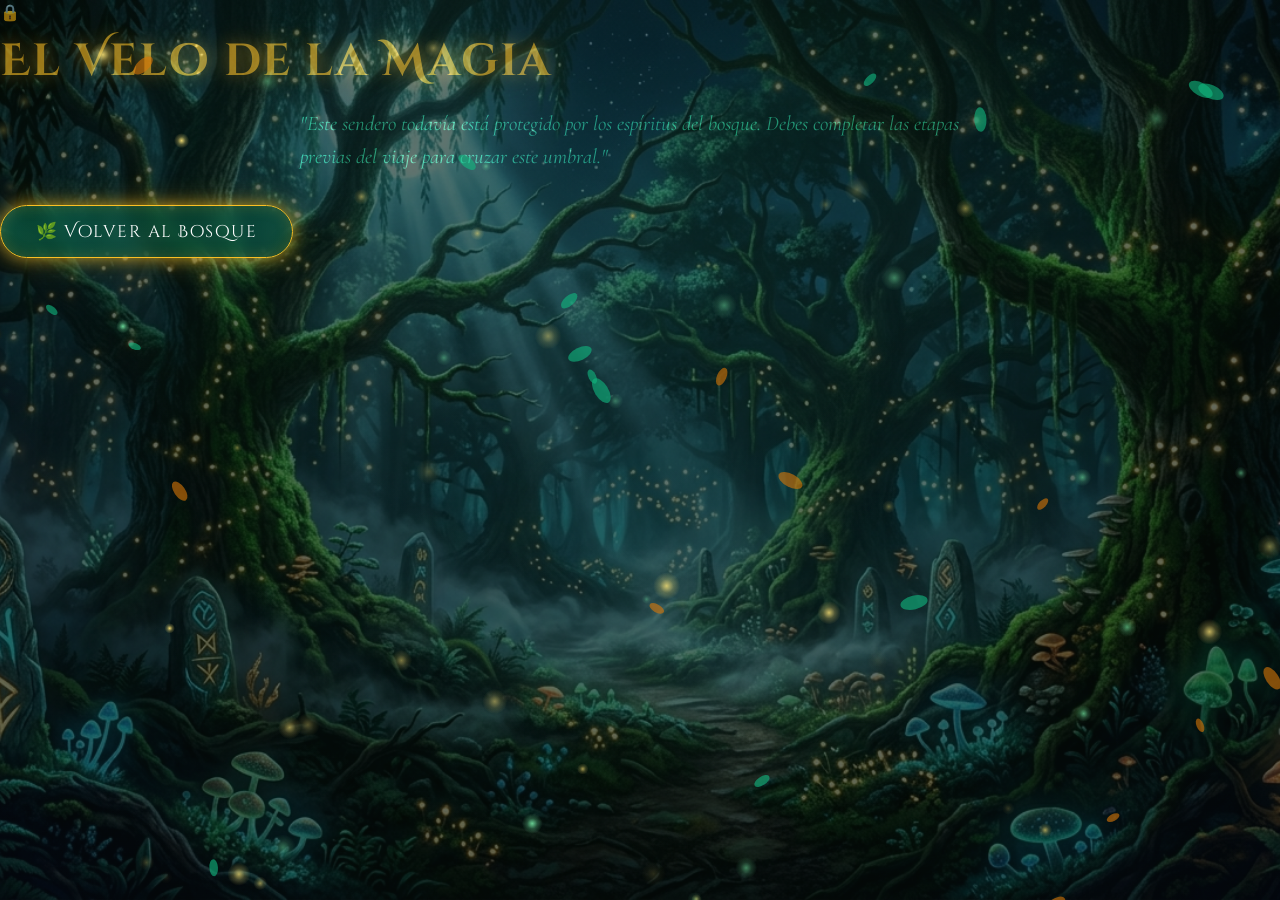
<file: pages/portal.html>
<!DOCTYPE html>
<html lang="es">
<head>
    <meta charset="UTF-8">
    <meta name="viewport" content="width=device-width, initial-scale=1.0">
    <title>🚪 El Gran Portal Ancestral — Aethelgard</title>

    <link rel="preconnect" href="https://fonts.googleapis.com">
    <link rel="preconnect" href="https://fonts.gstatic.com" crossorigin>
    <link href="https://fonts.googleapis.com/css2?family=Cinzel+Decorative:wght@700&family=Cinzel:wght@500;700&family=Cormorant+Garamond:ital,wght@0,500;0,700;1,400;1,600&family=Great+Vibes&family=Outfit:wght@300;400;500;600;700&display=swap" rel="stylesheet">

    <link rel="stylesheet" href="../css/main.css">
    <link rel="stylesheet" href="../css/animations.css">
    <link rel="stylesheet" href="../css/pages/portal.css">
    <link rel="stylesheet" href="../css/responsive.css">
</head>
<body>

    <div class="forest-backdrop"></div>
    <canvas id="particles-canvas" class="ambient-canvas"></canvas>
    <div id="cursor-magic-light" class="cursor-light"></div>
    <div class="mystic-fog-layer"></div>

    <header class="hud-controls" aria-label="Controles">
        <div></div>
        <button id="music-toggle" class="music-toggle-btn" aria-label="Música">
            <div class="music-wave-bars"><span></span><span></span><span></span></div>
        </button>
    </header>

    <main class="portal-page-wrapper">
        <h1 class="section-title">🚪 El Gran Portal Ancestral 🚪</h1>
        <p class="section-subtitle" style="max-width: 760px;">
            "El arco de raíces custodia la palabra secreta. Tres runas permanecen grabadas en la piedra; <strong>completa los espacios vacíos</strong> para despertar el vórtice de luz."
        </p>

        <div class="portal-grand-arch-box" id="portal-main-box">
            <!-- Inscripción arriba de la puerta -->
            <div class="portal-door-header-phrase">
                ✨ El par más perfecto del mundo ✨
            </div>

            <!-- Arco Visual Mágico -->
            <div id="portal-arch-visual" class="portal-arch-visual">
                <div class="portal-vortex-glow"></div>
                <span style="font-size: 2.8rem; z-index: 2;">🗝️</span>
            </div>

            <!-- Visor de Palabra Formada (con letras H, O, S fijas e inmutables) -->
            <div id="portal-slots-container" class="portal-word-display-container">
                <!-- Generado dinámicamente con casillas -->
            </div>

            <p id="portal-status-label" class="portal-status-msg">
                Toca las runas para completar las casillas vacías...
            </p>

            <!-- Teclado de Runas con todo el Alfabeto -->
            <div class="portal-alphabet-keyboard" id="runes-keyboard">
                <!-- Generado dinámicamente con las 26 letras y runas -->
            </div>

            <!-- Controles de Teclado -->
            <div class="portal-keyboard-actions">
                <button id="btn-backspace" class="btn-rune-action">⌫ Borrar</button>
                <button id="btn-clear" class="btn-rune-action">🗑️ Limpiar</button>
            </div>

            <!-- Botón de avance hacia el pastel (Solo al completar la palabra) -->
            <div id="cross-portal-action" style="display: none; margin-top: 2rem;">
                <button class="btn-elven pulse-glow" data-goto="cake.html" data-transition="portal-flash" style="font-size: 1.15rem; padding: 1.1rem 2.8rem;">
                    🎂 Atravesar el Portal hacia el Pastel ➔
                </button>
            </div>
        </div>
    </main>

    <div id="toast-container" class="toast-container" aria-live="polite"></div>

    <script type="module">
        import { NavigationManager } from "../js/navigation.js";
        import { ForestParticleEngine } from "../js/components/particles.js";
        import { MusicManager } from "../js/components/music.js";
        import { Storage } from "../js/utils/storage.js";
        import { burstSparks } from "../js/utils/dom.js";
        import { playRuneSound, playPortalOpenSound } from "../js/utils/animations.js";
        import { CONFIG } from "../js/config.js";

        document.addEventListener("DOMContentLoaded", () => {
            NavigationManager.checkAccess(Storage.STAGES.PATH, "path.html", Storage.STAGES.PORTAL);

            new ForestParticleEngine("particles-canvas");
            new MusicManager(CONFIG);

            // Alfabeto rúnico completo
            const RUNIC_ALPHABET = [
                { letter: "A", rune: "ᚨ" },
                { letter: "B", rune: "ᛒ" },
                { letter: "C", rune: "ᚲ" },
                { letter: "D", rune: "ᛞ" },
                { letter: "E", rune: "ᛖ" },
                { letter: "F", rune: "ᚠ" },
                { letter: "G", rune: "ᚷ" },
                { letter: "H", rune: "ᚺ" },
                { letter: "I", rune: "ᛁ" },
                { letter: "J", rune: "ᛃ" },
                { letter: "K", rune: "ᚴ" },
                { letter: "L", rune: "ᛚ" },
                { letter: "M", rune: "ᛗ" },
                { letter: "N", rune: "ᚾ" },
                { letter: "O", rune: "ᛟ" },
                { letter: "P", rune: "ᛈ" },
                { letter: "Q", rune: "ᛩ" },
                { letter: "R", rune: "ᚱ" },
                { letter: "S", rune: "ᛋ" },
                { letter: "T", rune: "ᛏ" },
                { letter: "U", rune: "ᚢ" },
                { letter: "V", rune: "ᚡ" },
                { letter: "W", rune: "ᚹ" },
                { letter: "X", rune: "ᛪ" },
                { letter: "Y", rune: "ᛦ" },
                { letter: "Z", rune: "ᛉ" }
            ];

            // Palabra secreta: CHICHONAS (9 letras)
            const TARGET_WORD = "CHICHONAS";

            // Casillas fijas que NUNCA se pueden borrar ni cambiar:
            // Pos 1: H, Pos 5: O, Pos 8: S
            const FIXED_SLOTS = {
                1: "H",
                5: "O",
                8: "S"
            };

            // Estado de las 9 casillas:
            // null para vacías, o la letra asignada
            let currentSlots = new Array(TARGET_WORD.length).fill(null);

            // Inicializar las fijas
            Object.keys(FIXED_SLOTS).forEach(idx => {
                currentSlots[idx] = FIXED_SLOTS[idx];
            });

            let isUnlocked = false;

            const keyboardEl = document.getElementById("runes-keyboard");
            const slotsContainer = document.getElementById("portal-slots-container");
            const statusLabel = document.getElementById("portal-status-label");
            const arch = document.getElementById("portal-arch-visual");
            const crossAction = document.getElementById("cross-portal-action");
            const mainBox = document.getElementById("portal-main-box");

            // Renderizar las casillas
            function renderSlots() {
                slotsContainer.innerHTML = "";
                for (let i = 0; i < TARGET_WORD.length; i++) {
                    const slot = document.createElement("div");
                    slot.className = "rune-slot-box";

                    const isFixed = FIXED_SLOTS.hasOwnProperty(i);
                    const letter = currentSlots[i];

                    if (isFixed) {
                        // Casilla fija con candado permanente
                        slot.classList.add("locked-slot");
                        const item = RUNIC_ALPHABET.find(r => r.letter === letter) || { rune: letter, letter: letter };
                        slot.innerHTML = `
                            <span>${item.rune}</span>
                            <span class="slot-subletter">${item.letter}</span>
                        `;
                    } else if (letter) {
                        // Casilla llenada por el usuario
                        slot.classList.add("filled");
                        const item = RUNIC_ALPHABET.find(r => r.letter === letter) || { rune: letter, letter: letter };
                        slot.innerHTML = `
                            <span>${item.rune}</span>
                            <span class="slot-subletter">${item.letter}</span>
                        `;
                    } else {
                        // Casilla vacía disponible
                        slot.innerHTML = `<span>_</span>`;
                    }
                    slotsContainer.appendChild(slot);
                }
            }

            // Renderizar teclado de 26 runas
            function renderKeyboard() {
                keyboardEl.innerHTML = "";
                RUNIC_ALPHABET.forEach(item => {
                    const key = document.createElement("button");
                    key.className = "portal-rune-key";
                    key.innerHTML = `
                        <span class="rune-symbol">${item.rune}</span>
                        <span class="rune-letter">${item.letter}</span>
                    `;

                    key.addEventListener("click", (e) => {
                        if (isUnlocked) return;

                        // Buscar la primera casilla editable vacía
                        const nextEmptyIndex = currentSlots.findIndex((val, idx) => !FIXED_SLOTS.hasOwnProperty(idx) && val === null);
                        if (nextEmptyIndex === -1) return; // Todo lleno

                        currentSlots[nextEmptyIndex] = item.letter;
                        playRuneSound(item.letter.charCodeAt(0) * 8);
                        burstSparks(e.clientX, e.clientY, 15, ["#fbbf24", "#10b981"]);
                        renderSlots();
                        checkWord();
                    });

                    keyboardEl.appendChild(key);
                });
            }

            // Validar la palabra completa
            function checkWord() {
                const isFullyFilled = currentSlots.every(val => val !== null);
                if (isFullyFilled) {
                    const formedWord = currentSlots.join("");
                    if (formedWord === TARGET_WORD) {
                        // ¡Correcto!
                        isUnlocked = true;
                        arch.classList.add("unlocked");
                        playPortalOpenSound();
                        burstSparks(window.innerWidth / 2, window.innerHeight / 2, 50, ["#ffffff", "#67e8f9", "#fbbf24", "#10b981"]);

                        statusLabel.textContent = `✨ ¡Las runas resuenan en perfecta armonía! El Gran Portal se ha abierto.`;
                        statusLabel.style.color = "var(--color-gold-bright)";

                        crossAction.style.display = "block";
                        crossAction.classList.add("fadeInUp");
                    } else {
                        // Incorrecto
                        mainBox.classList.add("portal-shake");
                        setTimeout(() => mainBox.classList.remove("portal-shake"), 500);
                        statusLabel.textContent = "Las runas no hallan resonancia... Prueba de nuevo.";

                        // Limpiar solo las casillas editables tras breve pausa
                        setTimeout(() => {
                            clearEditableSlots();
                            renderSlots();
                        }, 900);
                    }
                }
            }

            function clearEditableSlots() {
                for (let i = 0; i < TARGET_WORD.length; i++) {
                    if (!FIXED_SLOTS.hasOwnProperty(i)) {
                        currentSlots[i] = null;
                    }
                }
            }

            // Botón Borrar: borra la última casilla editable rellenada
            document.getElementById("btn-backspace")?.addEventListener("click", () => {
                if (isUnlocked) return;

                // Buscar de derecha a izquierda la última casilla editable con valor
                for (let i = TARGET_WORD.length - 1; i >= 0; i--) {
                    if (!FIXED_SLOTS.hasOwnProperty(i) && currentSlots[i] !== null) {
                        currentSlots[i] = null;
                        renderSlots();
                        break;
                    }
                }
            });

            // Botón Limpiar: limpia únicamente las casillas editables
            document.getElementById("btn-clear")?.addEventListener("click", () => {
                if (isUnlocked) return;
                clearEditableSlots();
                renderSlots();
            });

            renderSlots();
            renderKeyboard();
            NavigationManager.initLinks();
        });
    </script>
</body>
</html>
</file>
<file: css/main.css>
/**
 * 🌿 ESTILOS PRINCIPALES & SISTEMA DE DISEÑO — CARTA ÉLFICA
 */

/* ==========================================================================
   Variables y Tokens de Diseño
   ========================================================================== */
:root {
    /* Paleta Visual Élfica */
    --color-bg-deep: #050e09;
    --color-bg-forest: #0b1a12;
    --color-bg-night: #060b14;
    --color-forest-emerald: #10b981;
    --color-forest-glow: #34d399;
    --color-forest-moss: #064e3b;
    
    --color-gold-magic: #fbbf24;
    --color-gold-bright: #fef08a;
    --color-gold-dark: #b45309;
    
    --color-parchment-bg: #fbf5e6;
    --color-parchment-text: #291809;
    --color-parchment-border: #d4b28c;
    
    --color-mystic-violet: #c084fc;
    --color-lunar-cyan: #67e8f9;
    --color-text-light: #f3f4f6;
    --color-text-muted: #9ca3af;

    /* Tipografía */
    --font-heading: 'Cinzel Decorative', 'Cinzel', serif;
    --font-subheading: 'Cormorant Garamond', serif;
    --font-script: 'Great Vibes', cursive;
    --font-body: 'Outfit', -apple-system, BlinkMacSystemFont, 'Segoe UI', Roboto, sans-serif;

    /* Sombras & Resplandores */
    --glow-gold: 0 0 15px rgba(251, 191, 36, 0.6), 0 0 30px rgba(251, 191, 36, 0.3);
    --glow-emerald: 0 0 15px rgba(16, 185, 129, 0.6), 0 0 35px rgba(16, 185, 129, 0.3);
    --glow-cyan: 0 0 15px rgba(103, 232, 249, 0.6), 0 0 30px rgba(103, 232, 249, 0.3);
    --shadow-parchment: 0 20px 50px rgba(0, 0, 0, 0.7), 0 0 30px rgba(212, 178, 140, 0.2);

    /* Transiciones */
    --transition-smooth: all 0.4s cubic-bezier(0.16, 1, 0.3, 1);
    --transition-bounce: all 0.5s cubic-bezier(0.34, 1.56, 0.64, 1);

    /* Z-Index */
    --z-bg: 0;
    --z-canvas: 10;
    --z-content: 20;
    --z-hud: 100;
    --z-guide: 200;
    --z-modal: 500;
    --z-sparks: 999;
}

/* ==========================================================================
   Reset y Estilos Base
   ========================================================================== */
*, *::before, *::after {
    box-sizing: border-box;
    margin: 0;
    padding: 0;
}

html {
    scroll-behavior: smooth;
    background-color: var(--color-bg-deep);
    color: var(--color-text-light);
    font-family: var(--font-body);
    font-size: 16px;
    line-height: 1.6;
    overflow-x: hidden;
}

body {
    min-height: 100vh;
    background: radial-gradient(circle at 50% 20%, #0d281e 0%, var(--color-bg-deep) 70%, var(--color-bg-night) 100%);
    background-attachment: fixed;
    color: var(--color-text-light);
    position: relative;
    overflow-x: hidden;
}

/* Fondo con imagen del bosque encantado */
.forest-backdrop {
    position: fixed;
    top: 0;
    left: 0;
    width: 100vw;
    height: 100vh;
    background-image: url('../assets/images/background/forest-bg.jpg');
    background-size: cover;
    background-position: center bottom;
    background-repeat: no-repeat;
    opacity: 0.38;
    z-index: var(--z-bg);
    pointer-events: none;
    transition: opacity 1s ease;
}

/* Canvas de partículas de fondo */
.ambient-canvas {
    position: fixed;
    top: 0;
    left: 0;
    width: 100vw;
    height: 100vh;
    z-index: var(--z-canvas);
    pointer-events: none;
}

/* Seguidor de iluminación del cursor */
.cursor-light {
    position: fixed;
    width: 400px;
    height: 400px;
    border-radius: 50%;
    background: radial-gradient(circle, rgba(16, 185, 129, 0.08) 0%, rgba(251, 191, 36, 0.04) 40%, transparent 70%);
    transform: translate(-50%, -50%);
    pointer-events: none;
    z-index: 15;
    transition: width 0.3s ease, height 0.3s ease;
}

/* Niebla ambiental animada */
.mystic-fog-layer {
    position: fixed;
    bottom: 0;
    left: 0;
    width: 200%;
    height: 35vh;
    background: radial-gradient(ellipse at center, rgba(16, 185, 129, 0.08) 0%, rgba(6, 78, 59, 0.04) 50%, transparent 80%);
    pointer-events: none;
    z-index: 5;
    animation: driftFog 25s infinite linear alternate;
}

/* ==========================================================================
   Contenedor Principal y Escenas Individuales
   ========================================================================== */
.experience-wrapper {
    position: relative;
    z-index: var(--z-content);
    width: 100%;
    max-width: 1100px;
    min-height: 100vh;
    margin: 0 auto;
    padding: 6rem 1.5rem 4rem;
    display: flex;
    flex-direction: column;
    justify-content: center;
    align-items: center;
}

.scene-section {
    position: relative;
    width: 100%;
    min-height: 75vh;
    display: flex;
    flex-direction: column;
    justify-content: center;
    align-items: center;
    text-align: center;
    padding: 1.5rem 0.5rem;
    opacity: 0;
    transform: translateY(20px) scale(0.98);
    transition: opacity 0.5s cubic-bezier(0.16, 1, 0.3, 1), transform 0.5s cubic-bezier(0.16, 1, 0.3, 1);
}

.scene-section.active-scene {
    opacity: 1;
    transform: translateY(0) scale(1);
}

.scene-section.leaving-scene {
    opacity: 0;
    transform: translateY(-20px) scale(0.96);
}

/* Navegación al pie de cada escena */
.scene-navigation-footer {
    display: flex;
    flex-wrap: wrap;
    align-items: center;
    justify-content: center;
    gap: 1.5rem;
    margin-top: 2.5rem;
    width: 100%;
}

.btn-nav-secondary {
    background: transparent;
    border: 1px solid rgba(251, 191, 36, 0.4);
    color: var(--color-forest-glow);
    font-family: var(--font-heading);
    font-size: 0.92rem;
    padding: 0.75rem 1.4rem;
    border-radius: 9999px;
    cursor: pointer;
    backdrop-filter: blur(6px);
    transition: var(--transition-smooth);
}

.btn-nav-secondary:hover {
    background: rgba(6, 78, 59, 0.4);
    border-color: var(--color-gold-magic);
    color: #ffffff;
    box-shadow: 0 0 15px rgba(251, 191, 36, 0.4);
}

/* Tipografía de Encabezados */
.section-title {
    font-family: var(--font-heading);
    font-size: clamp(1.8rem, 4vw, 2.8rem);
    color: var(--color-gold-magic);
    text-shadow: var(--glow-gold);
    margin-bottom: 0.6rem;
    letter-spacing: 2px;
}

.section-subtitle {
    font-family: var(--font-subheading);
    font-size: clamp(1.05rem, 2vw, 1.3rem);
    color: var(--color-forest-glow);
    max-width: 680px;
    margin: 0 auto 2rem;
    font-style: italic;
}

/* ==========================================================================
   Botones Élficos y Controles
   ========================================================================== */
.btn-elven {
    display: inline-flex;
    align-items: center;
    justify-content: center;
    gap: 0.75rem;
    padding: 0.9rem 2.2rem;
    font-family: var(--font-heading);
    font-size: 1.05rem;
    letter-spacing: 1.5px;
    color: #ffffff;
    background: linear-gradient(135deg, rgba(16, 185, 129, 0.3) 0%, rgba(6, 78, 59, 0.6) 100%);
    border: 1.5px solid var(--color-gold-magic);
    border-radius: 9999px;
    cursor: pointer;
    box-shadow: var(--glow-gold), inset 0 0 15px rgba(251, 191, 36, 0.2);
    backdrop-filter: blur(8px);
    transition: var(--transition-bounce);
    position: relative;
    overflow: hidden;
    user-select: none;
}

.btn-elven:hover {
    transform: translateY(-3px) scale(1.03);
    background: linear-gradient(135deg, rgba(16, 185, 129, 0.5) 0%, rgba(251, 191, 36, 0.3) 100%);
    box-shadow: 0 0 25px rgba(251, 191, 36, 0.8), 0 0 45px rgba(16, 185, 129, 0.5);
    border-color: var(--color-gold-bright);
}

.btn-elven:active {
    transform: translateY(1px) scale(0.98);
}

/* ==========================================================================
   HUD Flotante (Barra de Progreso, Secretos & Música)
   ========================================================================== */
.hud-controls {
    position: fixed;
    top: 1rem;
    left: 0;
    right: 0;
    padding: 0 1.5rem;
    display: flex;
    align-items: center;
    justify-content: space-between;
    z-index: var(--z-hud);
    pointer-events: none;
}

.hud-controls > * {
    pointer-events: auto;
}

/* Barra de Progreso Élfica */
.elven-progress-tracker {
    display: flex;
    align-items: center;
    gap: 0.5rem;
    background: rgba(11, 26, 18, 0.85);
    border: 1px solid rgba(251, 191, 36, 0.3);
    padding: 0.35rem 0.75rem;
    border-radius: 9999px;
    backdrop-filter: blur(10px);
    box-shadow: 0 4px 20px rgba(0, 0, 0, 0.6);
}

.progress-step-node {
    display: flex;
    align-items: center;
    gap: 0.3rem;
    background: transparent;
    border: none;
    color: var(--color-text-muted);
    font-family: var(--font-heading);
    font-size: 0.78rem;
    padding: 0.25rem 0.55rem;
    border-radius: 9999px;
    cursor: pointer;
    transition: var(--transition-smooth);
}

.progress-step-node.unlocked {
    color: var(--color-forest-glow);
}

.progress-step-node.active {
    background: rgba(16, 185, 129, 0.3);
    border: 1px solid var(--color-gold-magic);
    color: var(--color-gold-bright);
    box-shadow: 0 0 10px rgba(251, 191, 36, 0.5);
}

.progress-step-node.locked {
    opacity: 0.4;
    cursor: not-allowed;
}

.hud-right-actions {
    display: flex;
    align-items: center;
    gap: 0.8rem;
}

/* Botón de Música */
.music-toggle-btn {
    width: 44px;
    height: 44px;
    border-radius: 50%;
    background: rgba(11, 26, 18, 0.85);
    border: 1.5px solid var(--color-gold-magic);
    color: var(--color-gold-magic);
    display: flex;
    align-items: center;
    justify-content: center;
    cursor: pointer;
    backdrop-filter: blur(8px);
    box-shadow: var(--glow-gold);
    transition: var(--transition-bounce);
}

.music-toggle-btn:hover {
    transform: scale(1.1);
    box-shadow: 0 0 25px rgba(251, 191, 36, 0.8);
}

.music-toggle-btn.playing {
    border-color: var(--color-forest-emerald);
    color: var(--color-forest-glow);
    box-shadow: var(--glow-emerald);
}

.music-wave-bars {
    display: flex;
    align-items: center;
    gap: 3px;
    height: 16px;
}

.music-wave-bars span {
    width: 3px;
    height: 4px;
    background-color: currentColor;
    border-radius: 2px;
    transition: height 0.2s ease;
}

.music-toggle-btn.playing .music-wave-bars span:nth-child(1) { animation: waveBar 0.8s infinite ease-in-out alternate; }
.music-toggle-btn.playing .music-wave-bars span:nth-child(2) { animation: waveBar 0.6s infinite ease-in-out alternate 0.2s; }
.music-toggle-btn.playing .music-wave-bars span:nth-child(3) { animation: waveBar 0.9s infinite ease-in-out alternate 0.4s; }

/* Badge Contador de Secretos (Deshabilitado) */
.secrets-hud-badge {
    display: none !important;
}

/* ==========================================================================
   Toasts de Notificación Mágica (Deshabilitados)
   ========================================================================== */
.toast-container {
    display: none !important;
}

.magic-toast {
    display: flex;
    align-items: center;
    gap: 0.75rem;
    padding: 0.75rem 1.4rem;
    background: rgba(11, 26, 18, 0.92);
    border: 1px solid var(--color-gold-magic);
    border-radius: 9999px;
    color: #ffffff;
    font-size: 0.95rem;
    box-shadow: var(--glow-gold), 0 10px 30px rgba(0, 0, 0, 0.8);
    backdrop-filter: blur(12px);
    opacity: 0;
    transform: translateY(20px) scale(0.95);
    transition: all 0.35s cubic-bezier(0.16, 1, 0.3, 1);
}

.magic-toast.show {
    opacity: 1;
    transform: translateY(0) scale(1);
}

/* ==========================================================================
   Chispas y Partículas DOM
   ========================================================================== */
.magic-sparkle-dot {
    position: fixed;
    border-radius: 50%;
    pointer-events: none;
    z-index: var(--z-sparks);
    animation: flySpark 0.9s cubic-bezier(0.25, 1, 0.5, 1) forwards;
}

/* ==========================================================================
   Elfa Guía (Lyra)
   ========================================================================== */
.elf-guide-container {
    position: fixed;
    bottom: 1.5rem;
    left: 1.5rem;
    display: flex;
    align-items: flex-end;
    gap: 0.75rem;
    z-index: var(--z-guide);
    opacity: 0;
    transform: translateY(30px);
    pointer-events: none;
    transition: var(--transition-smooth);
}

.elf-guide-container.active {
    opacity: 1;
    transform: translateY(0);
    pointer-events: auto;
}

.elf-avatar-wrapper {
    width: 75px;
    height: 75px;
    border-radius: 50%;
    border: 2px solid var(--color-gold-magic);
    box-shadow: var(--glow-gold);
    overflow: hidden;
    cursor: pointer;
    background: radial-gradient(circle, #064e3b, #050e09);
    animation: floatGentle 4s ease-in-out infinite;
    transition: var(--transition-bounce);
}

.elf-avatar-wrapper:hover {
    transform: scale(1.12);
}

.elf-avatar-img {
    width: 100%;
    height: 100%;
    object-fit: cover;
}

.elf-dialogue-bubble {
    background: rgba(11, 26, 18, 0.92);
    border: 1px solid var(--color-gold-magic);
    border-radius: 18px 18px 18px 4px;
    padding: 0.75rem 1.1rem;
    max-width: 250px;
    font-size: 0.88rem;
    color: var(--color-parchment-bg);
    box-shadow: 0 10px 25px rgba(0, 0, 0, 0.6), var(--glow-gold);
    backdrop-filter: blur(10px);
    opacity: 0;
    transform: scale(0.9);
    transition: var(--transition-smooth);
    pointer-events: none;
}

.elf-dialogue-bubble.visible {
    opacity: 1;
    transform: scale(1);
    pointer-events: auto;
}
</file>
<file: css/animations.css>
/**
 * ✨ ANIMACIONES KEYFRAMES & EFECTOS MÁGICOS
 */

/* Desplazamiento de niebla */
@keyframes driftFog {
    0% { transform: translateX(0) scaleY(1); }
    50% { transform: translateX(-25%) scaleY(1.1); }
    100% { transform: translateX(-50%) scaleY(1); }
}

/* Levitación suave */
@keyframes floatGentle {
    0%, 100% { transform: translateY(0px) rotate(0deg); }
    50% { transform: translateY(-8px) rotate(1deg); }
}

/* Pulso dorado */
@keyframes goldPulse {
    0%, 100% {
        box-shadow: 0 0 15px rgba(251, 191, 36, 0.4), 0 0 30px rgba(251, 191, 36, 0.2);
    }
    50% {
        box-shadow: 0 0 25px rgba(251, 191, 36, 0.9), 0 0 50px rgba(251, 191, 36, 0.5);
    }
}

/* Pulso esmeralda */
@keyframes emeraldPulse {
    0%, 100% {
        box-shadow: 0 0 15px rgba(16, 185, 129, 0.4);
    }
    50% {
        box-shadow: 0 0 30px rgba(16, 185, 129, 0.8), 0 0 50px rgba(52, 211, 153, 0.4);
    }
}

/* Vuelo de chispas mágicas */
@keyframes flySpark {
    0% {
        transform: translate(0, 0) scale(1);
        opacity: 1;
    }
    100% {
        transform: translate(var(--tx, 30px), var(--ty, 30px)) scale(0);
        opacity: 0;
    }
}

/* Barras del ecualizador de audio */
@keyframes waveBar {
    0% { height: 4px; }
    100% { height: 16px; }
}

/* Giro alegre de la elfa guía */
@keyframes spinJoy {
    0% { transform: scale(1) rotate(0deg); }
    50% { transform: scale(1.25) rotate(180deg); }
    100% { transform: scale(1) rotate(360deg); }
}

/* Parpadeo de llama de vela */
@keyframes candleFlameFlicker {
    0%, 100% {
        transform: scale(1) skewX(0deg);
        filter: drop-shadow(0 0 10px rgba(251, 191, 36, 0.9));
    }
    25% {
        transform: scale(1.05, 0.95) skewX(-2deg);
        filter: drop-shadow(0 0 14px rgba(251, 191, 36, 1));
    }
    50% {
        transform: scale(0.95, 1.08) skewX(3deg);
        filter: drop-shadow(0 0 8px rgba(245, 158, 11, 0.8));
    }
    75% {
        transform: scale(1.02, 0.98) skewX(-1deg);
        filter: drop-shadow(0 0 12px rgba(251, 191, 36, 0.95));
    }
}

/* Humo etéreo al apagar la vela */
@keyframes smokeRiseAnim {
    0% {
        transform: translateY(0) scale(0.6);
        opacity: 0.8;
    }
    50% {
        opacity: 0.5;
    }
    100% {
        transform: translateY(-50px) scale(2.2);
        opacity: 0;
    }
}

/* Vuelo de mariposa */
@keyframes butterflyFlight {
    0% {
        transform: translate(0, 0) rotate(0deg);
    }
    25% {
        transform: translate(80px, -60px) rotate(15deg);
    }
    50% {
        transform: translate(160px, 20px) rotate(-10deg);
    }
    75% {
        transform: translate(240px, -80px) rotate(20deg);
    }
    100% {
        transform: translate(320px, -120px) rotate(0deg);
        opacity: 0;
    }
}

/* Resonancia de cristal */
@keyframes crystalResonanceAnim {
    0%, 100% {
        transform: scale(1);
        filter: drop-shadow(0 0 10px var(--color-lunar-cyan));
    }
    50% {
        transform: scale(1.15);
        filter: drop-shadow(0 0 30px var(--color-lunar-cyan)) drop-shadow(0 0 50px #ffffff);
    }
}

/* Ascenso de faroles élficos flotantes */
@keyframes lanternFloatUp {
    0% {
        transform: translateY(0) translateX(0);
        opacity: 0;
    }
    10% {
        opacity: 0.95;
    }
    90% {
        opacity: 0.85;
    }
    100% {
        transform: translateY(-110vh) translateX(var(--sway-offset, 30px));
        opacity: 0;
    }
}

/* Resplandor lunar global */
body.lunar-eclipse-glow .forest-backdrop {
    filter: hue-rotate(180deg) brightness(1.4) contrast(1.1);
    transition: filter 1.5s ease;
}

/* Entrada al bosque */
body.entering-forest .forest-backdrop {
    transform: scale(1.08);
    opacity: 0.5;
    transition: transform 2s cubic-bezier(0.16, 1, 0.3, 1), opacity 2s ease;
}
</file>
<file: css/pages/cake.css>
/**
 * 🎂 Estilos para pages/cake.html (Ritual de la Torta & Skill Check Bar)
 */

.cake-page-wrapper {
    min-height: 100vh;
    display: flex;
    flex-direction: column;
    justify-content: center;
    align-items: center;
    text-align: center;
    padding: 3rem 1.5rem;
    position: relative;
    z-index: 20;
    transition: background 1.5s ease;
}

.elven-cake-scene-box {
    display: flex;
    flex-direction: column;
    align-items: center;
    margin: 2rem auto 2rem;
}

.cake-structure {
    position: relative;
    display: flex;
    flex-direction: column;
    align-items: center;
}

/* 5 Velas Élficas */
.cake-candles-row {
    position: absolute;
    top: -46px;
    display: flex;
    gap: 1.4rem;
    z-index: 5;
}

.cake-candle {
    position: relative;
    width: 12px;
    height: 44px;
    background: linear-gradient(to right, #fef08a, #fbbf24, #d97706);
    border-radius: 3px;
    transition: transform 0.2s ease;
}

.candle-wick {
    position: absolute;
    top: -7px;
    left: 50%;
    transform: translateX(-50%);
    width: 2px;
    height: 7px;
    background: #1e1b4b;
}

.candle-flame {
    position: absolute;
    top: -24px;
    left: 50%;
    transform: translateX(-50%);
    width: 16px;
    height: 24px;
    background: radial-gradient(ellipse at bottom, #ffffff 0%, #fef08a 35%, #f59e0b 70%, #dc2626 95%);
    border-radius: 50% 50% 35% 35%;
    animation: candleFlameFlicker 1.5s infinite ease-in-out;
    box-shadow: 0 0 16px rgba(251, 191, 36, 1);
    transition: opacity 0.4s ease, transform 0.4s ease;
}

.candle-flame.extinguished {
    opacity: 0;
    transform: translateX(-50%) scale(0);
    pointer-events: none;
}

.candle-smoke {
    position: absolute;
    top: -30px;
    left: 50%;
    transform: translateX(-50%);
    width: 14px;
    height: 14px;
    border-radius: 50%;
    background: rgba(230, 230, 230, 0.85);
    filter: blur(4px);
    opacity: 0;
    pointer-events: none;
}

.candle-smoke.rising {
    animation: smokeRiseAnim 1.8s ease-out forwards;
}

/* Pisos de la Torta */
.cake-tier-top {
    width: 190px;
    height: 75px;
    background: linear-gradient(180deg, #10b981 0%, #065f46 100%);
    border: 2px solid var(--color-gold-magic);
    border-radius: 18px 18px 10px 10px;
    z-index: 3;
}

.cake-tier-bottom {
    width: 280px;
    height: 95px;
    background: linear-gradient(180deg, #047857 0%, #064e3b 100%);
    border: 2px solid var(--color-gold-magic);
    border-radius: 18px 18px 10px 10px;
    margin-top: -10px;
    z-index: 2;
}

.cake-plate {
    width: 340px;
    height: 24px;
    background: radial-gradient(ellipse at center, #fbbf24 0%, #b45309 80%);
    border-radius: 50%;
    box-shadow: 0 15px 35px rgba(0, 0, 0, 0.9), var(--glow-gold);
    margin-top: -8px;
    z-index: 1;
}

/* ==========================================================================
   Skill Check Bar / Barra de Precisión de Soplo
   ========================================================================== */
.skill-check-wrapper {
    width: 100%;
    max-width: 520px;
    margin: 1.5rem auto 1rem;
    display: flex;
    flex-direction: column;
    align-items: center;
    gap: 1.2rem;
}

.skill-check-track {
    position: relative;
    width: 100%;
    height: 32px;
    background: radial-gradient(circle, rgba(11, 26, 18, 0.95) 0%, rgba(3, 8, 5, 0.98) 100%);
    border: 2px solid rgba(251, 191, 36, 0.5);
    border-radius: 9999px;
    overflow: hidden;
    box-shadow: 0 10px 30px rgba(0, 0, 0, 0.8), inset 0 0 15px rgba(0, 0, 0, 0.9);
    backdrop-filter: blur(10px);
}

/* Zona de Cercanía / Parcial */
.skill-zone-near {
    position: absolute;
    top: 0;
    bottom: 0;
    left: 35%;
    width: 30%;
    background: rgba(16, 185, 129, 0.25);
    border-left: 1px dashed rgba(251, 191, 36, 0.4);
    border-right: 1px dashed rgba(251, 191, 36, 0.4);
}

/* Zona Perfecta (Centro Dorado) */
.skill-zone-perfect {
    position: absolute;
    top: 0;
    bottom: 0;
    left: 45%;
    width: 10%;
    background: linear-gradient(90deg, rgba(251, 191, 36, 0.4) 0%, rgba(255, 255, 255, 0.8) 50%, rgba(251, 191, 36, 0.4) 100%);
    box-shadow: 0 0 20px #fbbf24;
    animation: goldPulse 2s infinite ease-in-out;
}

/* Aguja / Puntero Móvil */
.skill-needle-indicator {
    position: absolute;
    top: 0;
    bottom: 0;
    left: 0%;
    width: 6px;
    background: #ffffff;
    border-radius: 3px;
    box-shadow: 0 0 12px #ffffff, 0 0 25px var(--color-gold-magic);
    transform: translateX(-50%);
    z-index: 10;
    pointer-events: none;
}

/* Botón de Soplido */
.btn-blow-candle {
    background: linear-gradient(135deg, rgba(16, 185, 129, 0.4) 0%, rgba(217, 119, 6, 0.6) 100%);
    border: 2px solid var(--color-gold-magic);
    color: #ffffff;
    font-family: var(--font-heading);
    font-size: 1.15rem;
    padding: 1rem 2.8rem;
    border-radius: 9999px;
    cursor: pointer;
    box-shadow: var(--glow-gold), inset 0 0 15px rgba(251, 191, 36, 0.3);
    backdrop-filter: blur(8px);
    transition: transform 0.2s, box-shadow 0.2s;
    user-select: none;
}

.btn-blow-candle:hover {
    transform: scale(1.05);
    box-shadow: 0 0 30px rgba(251, 191, 36, 0.9), 0 0 50px rgba(16, 185, 129, 0.6);
    border-color: #ffffff;
}

.btn-blow-candle:active {
    transform: scale(0.96);
}

.btn-blow-candle:disabled {
    opacity: 0.5;
    cursor: not-allowed;
    filter: grayscale(0.8);
}

/* Revelación del Ritual Completado */
.cake-ritual-completion-box {
    margin-top: 2rem;
    padding: 2.2rem;
    background: rgba(11, 26, 18, 0.95);
    border: 2px solid var(--color-gold-magic);
    border-radius: 24px;
    max-width: 680px;
    box-shadow: var(--glow-gold), 0 20px 60px rgba(0, 0, 0, 0.9);
    opacity: 0;
    transform: translateY(20px);
    transition: all 0.8s cubic-bezier(0.16, 1, 0.3, 1);
    display: none;
}

.cake-ritual-completion-box.visible {
    display: block;
    opacity: 1;
    transform: translateY(0);
}

body.ritual-complete-darkness {
    background: radial-gradient(circle at 50% 50%, #030805 0%, #010302 100%);
}
</file>
<file: css/responsive.css>
/**
 * 📱 RESPONSIVE & ADAPTABILIDAD MULTIDISPOSITIVO
 */

/* ==========================================================================
   Tablets y Pantallas Medianas (<= 1024px)
   ========================================================================== */
@media (max-width: 1024px) {
    .experience-wrapper {
        padding: 5rem 1.2rem 3rem;
    }

    .gallery-grid-container {
        grid-template-columns: repeat(2, 1fr);
        gap: 1.5rem;
    }

    .secrets-interactive-arena {
        height: 340px;
    }
}

/* ==========================================================================
   Tablets Pequeñas y Móviles Grandes (<= 768px)
   ========================================================================== */
@media (max-width: 768px) {
    .experience-wrapper {
        padding: 4.5rem 1rem 3rem;
    }

    .scene-section {
        min-height: auto;
        padding: 1rem 0.2rem;
    }

    /* HUD en móviles */
    .hud-controls {
        top: 0.6rem;
        padding: 0 0.8rem;
    }

    .elven-progress-tracker {
        max-width: 60%;
        overflow-x: auto;
        gap: 0.25rem;
        padding: 0.25rem 0.5rem;
        -webkit-overflow-scrolling: touch;
    }

    .progress-step-node .step-name {
        display: none;
    }

    .progress-step-node {
        padding: 0.3rem 0.5rem;
        font-size: 1rem;
    }

    .music-toggle-btn {
        width: 38px;
        height: 38px;
    }

    .secrets-hud-badge {
        padding: 0.35rem 0.65rem;
        font-size: 0.74rem;
    }

    /* Elfa Guía en móviles */
    .elf-guide-container {
        bottom: 0.8rem;
        left: 0.8rem;
    }

    .elf-avatar-wrapper {
        width: 55px;
        height: 55px;
    }

    .elf-dialogue-bubble {
        max-width: 180px;
        font-size: 0.76rem;
        padding: 0.5rem 0.75rem;
    }

    /* Puerta Élfica */
    .gate-portal-container {
        padding: 1.8rem 1rem;
        border-radius: 28px;
    }

    .elven-gate-arch {
        width: 160px;
        height: 210px;
    }

    .runes-grid {
        grid-template-columns: repeat(2, 1fr);
        gap: 0.8rem;
    }

    .magic-rune-stone {
        padding: 0.8rem 0.4rem;
    }

    .rune-symbol {
        font-size: 1.7rem;
    }

    /* Pergamino */
    .letter-desk-wrapper {
        padding: 2rem 1rem;
        border-radius: 20px;
    }

    .parchment-scroll {
        padding: 1.8rem 1rem;
    }

    .desk-decorations {
        top: 0.8rem;
        right: 1rem;
        gap: 0.6rem;
    }

    .letter-controls {
        flex-direction: column;
        gap: 1.2rem;
    }

    .chapter-dots-list {
        order: 2;
    }

    /* Galería */
    .gallery-grid-container {
        grid-template-columns: 1fr;
    }

    .modal-photo-img-wrapper {
        height: 220px;
    }

    /* Arena de Secretos */
    .secrets-interactive-arena {
        height: 290px;
    }

    .secret-item-rune {
        bottom: 12px;
        left: 12px;
        font-size: 1.7rem;
    }

    .secret-item-crystal {
        font-size: 2rem;
    }

    .secret-item-flower {
        bottom: 12px;
        right: 12px;
        font-size: 1.9rem;
    }

    /* Torta */
    .cake-tier-top { width: 140px; height: 55px; }
    .cake-tier-bottom { width: 210px; height: 75px; }
    .cake-plate { width: 250px; height: 18px; }
    .cake-candles-row { top: -38px; gap: 1.2rem; }
    .cake-candle { width: 10px; height: 35px; }
    .candle-flame { width: 13px; height: 20px; top: -20px; }

    /* Navegación al pie */
    .scene-navigation-footer {
        gap: 0.8rem;
        margin-top: 1.8rem;
    }

    .btn-nav-secondary {
        font-size: 0.82rem;
        padding: 0.6rem 1rem;
    }
}

/* ==========================================================================
   Móviles Compactos (<= 375px / 320px)
   ========================================================================== */
@media (max-width: 375px) {
    .section-title {
        font-size: 1.55rem;
    }

    .section-subtitle {
        font-size: 0.92rem;
    }

    .btn-elven {
        padding: 0.75rem 1.4rem;
        font-size: 0.88rem;
    }

    .intro-moon-wrapper {
        width: 95px;
        height: 95px;
    }

    .magic-modal-card {
        padding: 1.4rem 0.9rem;
    }
}

/* ==========================================================================
   Accesibilidad: Reducción de Movimiento
   ========================================================================== */
@media (prefers-reduced-motion: reduce) {
    *, *::before, *::after {
        animation-duration: 0.01ms !important;
        animation-iteration-count: 1 !important;
        transition-duration: 0.01ms !important;
        scroll-behavior: auto !important;
    }

    .ambient-canvas {
        display: none;
    }
}
</file>
<file: css/pages/fairy.css>
/**
 * 🧝‍♀️ Estilos para pages/fairy.html (El Juicio de la Guardiana Lyra)
 */

.fairy-encounter-wrapper {
    min-height: 100vh;
    display: flex;
    flex-direction: column;
    justify-content: center;
    align-items: center;
    text-align: center;
    padding: 2.5rem 1.5rem;
    position: relative;
    z-index: 20;
}

/* Retrato de la Elfa Lyra */
.fairy-grand-portrait {
    width: 135px;
    height: 135px;
    border-radius: 50%;
    border: 3px solid var(--color-gold-magic);
    box-shadow: var(--glow-gold), 0 0 50px rgba(16, 185, 129, 0.4);
    overflow: hidden;
    margin-bottom: 1.2rem;
    animation: floatGentle 5s ease-in-out infinite;
    background: radial-gradient(circle, #064e3b, #050e09);
    transition: transform 0.4s ease, box-shadow 0.4s ease;
}

.fairy-grand-portrait img {
    width: 100%;
    height: 100%;
    object-fit: cover;
}

.fairy-grand-portrait.blessed {
    box-shadow: 0 0 35px #ffffff, 0 0 70px var(--color-gold-bright), 0 0 90px #10b981;
    border-color: #ffffff;
}

/* Fila de las 3 Gemas de Poder */
.fairy-gems-row {
    display: flex;
    justify-content: center;
    gap: 1.2rem;
    margin-bottom: 1.5rem;
}

.fairy-power-gem {
    width: 38px;
    height: 38px;
    border-radius: 50%;
    background: rgba(6, 78, 59, 0.5);
    border: 1.5px solid rgba(251, 191, 36, 0.4);
    display: flex;
    align-items: center;
    justify-content: center;
    font-size: 1.2rem;
    color: rgba(255, 255, 255, 0.3);
    filter: grayscale(1);
    box-shadow: inset 0 0 8px rgba(0, 0, 0, 0.6);
    transition: all 0.5s cubic-bezier(0.16, 1, 0.3, 1);
}

.fairy-power-gem.lit {
    background: radial-gradient(circle, #ffffff 0%, #67e8f9 40%, #10b981 100%);
    border-color: var(--color-gold-bright);
    color: #ffffff;
    filter: grayscale(0);
    box-shadow: 0 0 20px #67e8f9, 0 0 35px var(--color-gold-magic);
    transform: scale(1.15);
    animation: goldPulse 2s infinite ease-in-out;
}

/* Cuadro de Diálogo de la Elfa */
.fairy-dialogue-box {
    background: rgba(11, 26, 18, 0.92);
    border: 1.5px solid var(--color-gold-magic);
    border-radius: 24px;
    padding: 1.6rem 2.2rem;
    max-width: 720px;
    margin-bottom: 1.8rem;
    box-shadow: 0 10px 35px rgba(0, 0, 0, 0.7), var(--glow-gold);
    backdrop-filter: blur(12px);
    transition: border-color 0.3s ease;
}

.fairy-speech-text {
    font-family: var(--font-subheading);
    font-size: 1.22rem;
    color: var(--color-parchment-bg);
    line-height: 1.8;
    font-style: italic;
    margin: 0;
}

/* Tarjeta del Juicio y Preguntas */
.trial-card-container {
    width: 100%;
    max-width: 760px;
    background: radial-gradient(circle at center, rgba(16, 35, 25, 0.94) 0%, rgba(6, 14, 9, 0.98) 100%);
    border: 1.5px solid rgba(251, 191, 36, 0.4);
    border-radius: 28px;
    padding: 2.2rem 2.5rem;
    box-shadow: 0 20px 60px rgba(0, 0, 0, 0.85);
    backdrop-filter: blur(12px);
    animation: fadeInUp 0.7s cubic-bezier(0.16, 1, 0.3, 1) forwards;
}

.trial-question-title {
    font-family: var(--font-heading);
    font-size: 1.15rem;
    color: var(--color-gold-bright);
    margin-bottom: 1rem;
    letter-spacing: 1px;
}

.trial-riddle-quote {
    font-family: var(--font-subheading);
    font-size: 1.3rem;
    color: var(--color-forest-glow);
    font-style: italic;
    line-height: 1.8;
    margin-bottom: 1.8rem;
}

/* Opciones de Respuesta */
.trial-options-grid {
    display: flex;
    flex-direction: column;
    gap: 0.9rem;
    width: 100%;
}

.trial-option-btn {
    background: rgba(6, 78, 59, 0.45);
    border: 1.5px solid rgba(251, 191, 36, 0.35);
    border-radius: 16px;
    padding: 1.1rem 1.6rem;
    font-family: var(--font-body);
    font-size: 1.05rem;
    color: var(--color-parchment-bg);
    cursor: pointer;
    text-align: left;
    display: flex;
    align-items: center;
    gap: 1rem;
    backdrop-filter: blur(8px);
    transition: all 0.3s cubic-bezier(0.16, 1, 0.3, 1);
    user-select: none;
}

.trial-option-btn:hover {
    transform: translateX(6px);
    background: rgba(16, 185, 129, 0.35);
    border-color: var(--color-gold-bright);
    box-shadow: 0 0 20px rgba(251, 191, 36, 0.5);
    color: #ffffff;
}

.trial-option-btn:active {
    transform: scale(0.98);
}

.trial-option-badge {
    width: 32px;
    height: 32px;
    border-radius: 50%;
    background: rgba(251, 191, 36, 0.2);
    border: 1px solid var(--color-gold-magic);
    display: flex;
    align-items: center;
    justify-content: center;
    font-family: var(--font-heading);
    font-size: 0.85rem;
    color: var(--color-gold-bright);
    flex-shrink: 0;
}

/* Botón de Éxito Final */
.trial-completion-box {
    margin-top: 2rem;
    display: none;
    animation: fadeInUp 0.8s cubic-bezier(0.16, 1, 0.3, 1) forwards;
}

/* Vibración de Error */
.trial-card-container.shake-trial {
    animation: shakeContainer 0.5s ease-in-out;
    border-color: #ef4444 !important;
}

@keyframes shakeContainer {
    0%, 100% { transform: translateX(0); }
    20%, 60% { transform: translateX(-8px); }
    40%, 80% { transform: translateX(8px); }
}
</file>
<file: css/pages/letter.css>
/**
 * 💌 Estilos para pages/letter.html (La Carta de Cumpleaños Final)
 */

.letter-reward-page-wrapper {
    min-height: 100vh;
    display: flex;
    flex-direction: column;
    justify-content: center;
    align-items: center;
    text-align: center;
    padding: 5rem 1.5rem 4rem;
    position: relative;
    z-index: 20;
}

.parchment-reward-card {
    position: relative;
    width: 100%;
    max-width: 860px;
    background: var(--color-parchment-bg);
    background-image: 
        radial-gradient(ellipse at 10% 10%, rgba(212, 178, 140, 0.3) 0%, transparent 60%),
        radial-gradient(ellipse at 90% 90%, rgba(180, 83, 9, 0.2) 0%, transparent 60%);
    color: var(--color-parchment-text);
    border: 3px solid var(--color-parchment-border);
    border-radius: 26px;
    padding: 3.5rem 3rem;
    box-shadow: var(--shadow-parchment), 0 0 50px rgba(251, 191, 36, 0.3);
    text-align: left;
    margin: 2rem auto;
    animation: fadeInUp 1s cubic-bezier(0.16, 1, 0.3, 1) forwards;
}

.parchment-title-main {
    font-family: var(--font-heading);
    font-size: clamp(1.8rem, 4vw, 2.7rem);
    color: #451a03;
    text-align: center;
    margin-bottom: 0.5rem;
    letter-spacing: 1px;
}

.parchment-subtitle-main {
    font-family: var(--font-subheading);
    font-size: 1.2rem;
    color: #78350f;
    text-align: center;
    font-style: italic;
    margin-bottom: 2.5rem;
    border-bottom: 1.5px solid rgba(139, 90, 43, 0.2);
    padding-bottom: 1.2rem;
}

.letter-full-text-body {
    font-family: var(--font-body);
    font-size: 1.15rem;
    line-height: 2;
    color: #291809;
    margin-bottom: 2.5rem;
}

.letter-full-text-body p {
    margin-bottom: 1.4rem;
}

.letter-final-signature {
    font-family: var(--font-script);
    font-size: 2.2rem;
    color: #78350f;
    text-align: right;
    margin-top: 2rem;
    border-top: 1px dashed rgba(139, 90, 43, 0.3);
    padding-top: 1.2rem;
}

.letter-postscript {
    margin-top: 1.8rem;
    padding: 1rem 1.3rem;
    background: rgba(180, 83, 9, 0.08);
    border-left: 3.5px solid #b45309;
    border-radius: 0 14px 14px 0;
    font-family: var(--font-subheading);
    font-size: 1.15rem;
    font-style: italic;
    line-height: 1.6;
    color: #451a03;
    text-align: left;
}

.letter-postscript .ps-label {
    font-weight: 700;
    color: #92400e;
    font-style: normal;
    font-family: var(--font-heading);
    margin-right: 0.35rem;
}

/* Símbolo Secreto Oculto */
.letter-hidden-rune-symbol {
    display: inline-block;
    cursor: pointer;
    color: #b45309;
    font-size: 1.6rem;
    margin-left: 0.5rem;
    transition: transform 0.3s ease, color 0.3s ease;
}

.letter-hidden-rune-symbol:hover {
    transform: scale(1.4);
    color: var(--color-gold-magic);
    text-shadow: 0 0 10px rgba(251, 191, 36, 0.8);
}

.ultimate-secret-banner {
    margin-top: 2.5rem;
    padding: 2rem;
    background: rgba(11, 26, 18, 0.95);
    border: 2px solid var(--color-gold-bright);
    border-radius: 24px;
    box-shadow: var(--glow-gold);
    text-align: center;
    opacity: 0;
    transform: scale(0.9);
    transition: all 0.6s cubic-bezier(0.34, 1.56, 0.64, 1);
    display: none;
}

.ultimate-secret-banner.visible {
    display: block;
    opacity: 1;
    transform: scale(1);
}
</file>
<file: css/pages/path.css>
/**
 * 🍃 Estilos para pages/path.html (El Enigma del Sendero Élfico)
 */

.path-adventure-wrapper {
    min-height: 100vh;
    display: flex;
    flex-direction: column;
    justify-content: center;
    align-items: center;
    text-align: center;
    padding: 3rem 1.5rem;
    position: relative;
    z-index: 20;
}

/* Tarjeta del Pergamino con el Enigma Continuo */
.elven-riddle-card {
    background: radial-gradient(circle at center, rgba(16, 35, 25, 0.95) 0%, rgba(6, 14, 9, 0.98) 100%);
    border: 1.5px solid rgba(251, 191, 36, 0.45);
    border-radius: 24px;
    padding: 2.2rem 2.8rem;
    max-width: 860px;
    margin: 1rem auto 1.5rem;
    box-shadow: 0 15px 45px rgba(0, 0, 0, 0.8), var(--glow-gold);
    backdrop-filter: blur(12px);
}

.riddle-intro-verse {
    font-family: var(--font-heading);
    font-size: 1.15rem;
    color: var(--color-gold-bright);
    letter-spacing: 1px;
    margin-bottom: 1.2rem;
    text-align: center;
    border-bottom: 1px dashed rgba(251, 191, 36, 0.3);
    padding-bottom: 0.8rem;
}

.riddle-single-poem {
    font-family: var(--font-subheading);
    font-size: 1.22rem;
    color: var(--color-parchment-bg);
    line-height: 2;
    font-style: italic;
    text-shadow: 0 0 15px rgba(251, 191, 36, 0.3);
    margin: 0;
    text-align: center;
}

.riddle-single-poem p {
    margin: 0 0 0.85rem 0;
}

.riddle-single-poem p:last-child {
    margin-bottom: 0;
}

/* Arena del Sendero con los 10 Elementos */
.path-trail-container {
    position: relative;
    width: 100%;
    max-width: 920px;
    height: 420px;
    background: radial-gradient(circle, rgba(11, 26, 18, 0.88) 0%, rgba(4, 10, 6, 0.98) 100%);
    border: 2px dashed rgba(251, 191, 36, 0.35);
    border-radius: 32px;
    margin: 1rem auto;
    overflow: hidden;
    backdrop-filter: blur(12px);
    box-shadow: 0 20px 60px rgba(0, 0, 0, 0.8), inset 0 0 30px rgba(16, 185, 129, 0.15);
    transition: border-color 0.3s ease;
}

.trail-hint {
    position: absolute;
    top: 1rem;
    left: 50%;
    transform: translateX(-50%);
    font-family: var(--font-subheading);
    color: var(--color-forest-glow);
    font-style: italic;
    font-size: 1.05rem;
    pointer-events: none;
    transition: color 0.3s ease;
    width: 90%;
    text-align: center;
}

.path-interact-item {
    position: absolute;
    cursor: pointer;
    transition: filter 0.3s ease, color 0.3s ease, opacity 0.3s ease;
    user-select: none;
}

.path-interact-item:hover {
    filter: drop-shadow(0 0 15px var(--color-gold-magic));
}

/* Posiciones de los 10 Elementos */
.path-item-flower {
    bottom: 25%;
    left: 18%;
    font-size: 2.8rem;
    filter: drop-shadow(0 0 10px rgba(244, 114, 182, 0.6));
}

.path-item-butterfly {
    top: 22%;
    left: 52%;
    font-size: 2.6rem;
    filter: drop-shadow(0 0 10px rgba(103, 232, 249, 0.6));
    animation: floatGentle 3s ease-in-out infinite alternate;
}

.path-item-crystal {
    top: 22%;
    left: 20%;
    font-size: 2.6rem;
    filter: drop-shadow(0 0 10px var(--color-lunar-cyan));
    animation: floatGentle 4.5s ease-in-out infinite;
}

.path-item-mushroom {
    bottom: 22%;
    right: 22%;
    font-size: 2.7rem;
    filter: drop-shadow(0 0 10px rgba(52, 211, 153, 0.7));
}

.path-item-rune {
    top: 45%;
    right: 12%;
    font-size: 2.8rem;
    color: var(--color-gold-bright);
    text-shadow: 0 0 15px var(--color-gold-magic), 0 0 30px rgba(251, 191, 36, 0.7);
    filter: drop-shadow(0 0 12px rgba(251, 191, 36, 0.85)) drop-shadow(0 0 25px rgba(16, 185, 129, 0.5));
    animation: floatGentle 4s ease-in-out infinite;
}

.path-item-leaf {
    top: 50%;
    left: 36%;
    font-size: 2.4rem;
    filter: drop-shadow(0 0 8px rgba(251, 191, 36, 0.5));
    animation: floatGentle 3.5s ease-in-out infinite alternate;
}

.path-item-dew {
    bottom: 30%;
    left: 60%;
    font-size: 2.3rem;
    filter: drop-shadow(0 0 8px #93c5fd);
}

.path-item-moonstone {
    top: 18%;
    right: 20%;
    font-size: 2.4rem;
    filter: drop-shadow(0 0 10px #e0e7ff);
    animation: floatGentle 5s ease-in-out infinite;
}

.path-item-quill {
    bottom: 18%;
    left: 42%;
    font-size: 2.4rem;
    filter: drop-shadow(0 0 8px #c084fc);
}

.path-item-seed {
    top: 52%;
    left: 6%;
    font-size: 2.3rem;
    filter: drop-shadow(0 0 8px #d97706);
}

/* Activación Paso a Paso */
.path-interact-item.step-activated {
    filter: drop-shadow(0 0 20px #ffffff) drop-shadow(0 0 35px var(--color-gold-bright)) !important;
    color: var(--color-gold-bright) !important;
}

.path-status-text {
    font-family: var(--font-subheading);
    font-size: 1.15rem;
    color: var(--color-forest-glow);
    font-style: italic;
    margin-top: 0.5rem;
}

.path-completion-action {
    margin-top: 1.5rem;
    animation: fadeInUp 0.8s cubic-bezier(0.16, 1, 0.3, 1) forwards;
}

/* Vibración suave en error */
.puzzle-shake {
    animation: shakeContainer 0.5s ease-in-out;
    border-color: #ef4444 !important;
}

@keyframes shakeContainer {
    0%, 100% { transform: translateX(0); }
    20%, 60% { transform: translateX(-8px); }
    40%, 80% { transform: translateX(8px); }
}
</file>
<file: css/pages/portal.css>
/**
 * 🚪 Estilos para pages/portal.html (El Gran Portal Ancestral & Teclado Rúnico)
 */

.portal-page-wrapper {
    min-height: 100vh;
    display: flex;
    flex-direction: column;
    justify-content: center;
    align-items: center;
    text-align: center;
    padding: 2.5rem 1.5rem;
    position: relative;
    z-index: 20;
}

.portal-grand-arch-box {
    position: relative;
    width: 100%;
    max-width: 860px;
    padding: 2.5rem 2rem;
    background: radial-gradient(circle, rgba(11, 26, 18, 0.92) 0%, rgba(4, 10, 6, 0.98) 100%);
    border: 2px solid rgba(251, 191, 36, 0.4);
    border-radius: 36px;
    box-shadow: 0 25px 70px rgba(0, 0, 0, 0.95), inset 0 0 40px rgba(16, 185, 129, 0.2);
    backdrop-filter: blur(14px);
    margin: 1rem auto;
}

/* Frase Encabezado sobre la Puerta */
.portal-door-header-phrase {
    font-family: var(--font-heading);
    font-size: clamp(1.2rem, 2.5vw, 1.55rem);
    color: var(--color-gold-bright);
    letter-spacing: 2px;
    text-shadow: var(--glow-gold), 0 0 25px rgba(251, 191, 36, 0.7);
    margin-bottom: 1.5rem;
    text-align: center;
    animation: goldPulse 3s infinite ease-in-out;
}

/* Arco Visual */
.portal-arch-visual {
    position: relative;
    width: 170px;
    height: 220px;
    margin: 0 auto 1.5rem;
    border: 4px solid var(--color-forest-moss);
    border-bottom: none;
    border-radius: 85px 85px 0 0;
    display: flex;
    align-items: center;
    justify-content: center;
    box-shadow: 0 0 20px rgba(16, 185, 129, 0.3);
    transition: all 0.8s ease;
}

.portal-vortex-glow {
    position: absolute;
    width: 85%;
    height: 90%;
    border-radius: 75px 75px 0 0;
    background: radial-gradient(circle, rgba(103, 232, 249, 0.3) 0%, rgba(16, 185, 129, 0.15) 60%, transparent 90%);
    opacity: 0.3;
    animation: goldPulse 4s infinite ease-in-out;
    transition: all 0.8s ease;
}

.portal-arch-visual.unlocked {
    border-color: var(--color-gold-magic);
    box-shadow: 0 0 60px rgba(251, 191, 36, 0.95), inset 0 0 50px rgba(103, 232, 249, 0.8);
}

.portal-arch-visual.unlocked .portal-vortex-glow {
    opacity: 1;
    background: radial-gradient(circle, #ffffff 0%, rgba(103, 232, 249, 0.8) 40%, rgba(16, 185, 129, 0.6) 80%);
}

/* Visor de Palabra Rúnica */
.portal-word-display-container {
    display: flex;
    justify-content: center;
    align-items: center;
    gap: 0.6rem;
    margin-bottom: 1.5rem;
    flex-wrap: wrap;
}

.rune-slot-box {
    width: 52px;
    height: 64px;
    background: rgba(6, 78, 59, 0.4);
    border: 1.5px solid rgba(251, 191, 36, 0.4);
    border-radius: 12px;
    display: flex;
    flex-direction: column;
    align-items: center;
    justify-content: center;
    font-size: 1.6rem;
    color: var(--color-gold-bright);
    box-shadow: inset 0 0 10px rgba(0, 0, 0, 0.5);
    transition: all 0.3s ease;
}

.rune-slot-box.filled {
    border-color: var(--color-gold-magic);
    background: rgba(16, 185, 129, 0.3);
    box-shadow: 0 0 15px rgba(251, 191, 36, 0.7);
}

/* Casillas fijas que no se pueden borrar ni cambiar */
.rune-slot-box.locked-slot {
    border-color: var(--color-gold-bright);
    background: radial-gradient(circle, rgba(251, 191, 36, 0.25) 0%, rgba(11, 26, 18, 0.85) 100%);
    box-shadow: 0 0 18px rgba(251, 191, 36, 0.6), inset 0 0 10px rgba(251, 191, 36, 0.3);
    position: relative;
}

.rune-slot-box.locked-slot::after {
    content: "🔒";
    position: absolute;
    top: -6px;
    right: -6px;
    font-size: 0.65rem;
    filter: drop-shadow(0 0 4px #fbbf24);
}

.rune-slot-box .slot-subletter {
    font-size: 0.7rem;
    color: var(--color-forest-glow);
    margin-top: 2px;
}

/* Teclado de Runas del Alfabeto */
.portal-alphabet-keyboard {
    display: grid;
    grid-template-columns: repeat(auto-fit, minmax(52px, 1fr));
    gap: 0.55rem;
    max-width: 780px;
    margin: 1.5rem auto;
}

.portal-rune-key {
    background: rgba(6, 78, 59, 0.45);
    border: 1.5px solid rgba(251, 191, 36, 0.35);
    border-radius: 12px;
    padding: 0.5rem 0.2rem;
    display: flex;
    flex-direction: column;
    align-items: center;
    justify-content: center;
    cursor: pointer;
    backdrop-filter: blur(8px);
    transition: transform 0.2s ease, box-shadow 0.2s ease, background 0.2s ease, border-color 0.2s ease;
    user-select: none;
}

.portal-rune-key:hover {
    transform: translateY(-3px) scale(1.08);
    background: rgba(16, 185, 129, 0.4);
    border-color: var(--color-gold-bright);
    box-shadow: 0 0 20px rgba(251, 191, 36, 0.8);
}

.portal-rune-key:active {
    transform: translateY(1px) scale(0.95);
}

.portal-rune-key .rune-symbol {
    font-size: 1.5rem;
    color: var(--color-gold-magic);
    text-shadow: 0 0 8px rgba(251, 191, 36, 0.5);
    line-height: 1.2;
}

.portal-rune-key .rune-letter {
    font-family: var(--font-heading);
    font-size: 0.75rem;
    color: var(--color-parchment-bg);
    margin-top: 2px;
    letter-spacing: 0.5px;
}

/* Botones de Control (Borrar / Limpiar) */
.portal-keyboard-actions {
    display: flex;
    justify-content: center;
    gap: 1rem;
    margin-top: 1rem;
}

.btn-rune-action {
    background: rgba(11, 26, 18, 0.85);
    border: 1px solid rgba(251, 191, 36, 0.4);
    border-radius: 9999px;
    padding: 0.45rem 1.4rem;
    font-family: var(--font-subheading);
    font-size: 0.95rem;
    color: var(--color-gold-bright);
    cursor: pointer;
    transition: all 0.3s ease;
}

.btn-rune-action:hover {
    background: rgba(239, 68, 68, 0.25);
    border-color: #f87171;
    color: #ffffff;
}

.portal-status-msg {
    font-family: var(--font-subheading);
    font-size: 1.15rem;
    color: var(--color-gold-bright);
    font-style: italic;
    margin-top: 1rem;
}

/* Animación de error al formar palabra errónea */
.portal-shake {
    animation: shakeContainer 0.5s ease-in-out;
}

@keyframes shakeContainer {
    0%, 100% { transform: translateX(0); }
    20%, 60% { transform: translateX(-8px); }
    40%, 80% { transform: translateX(8px); }
}
</file>
